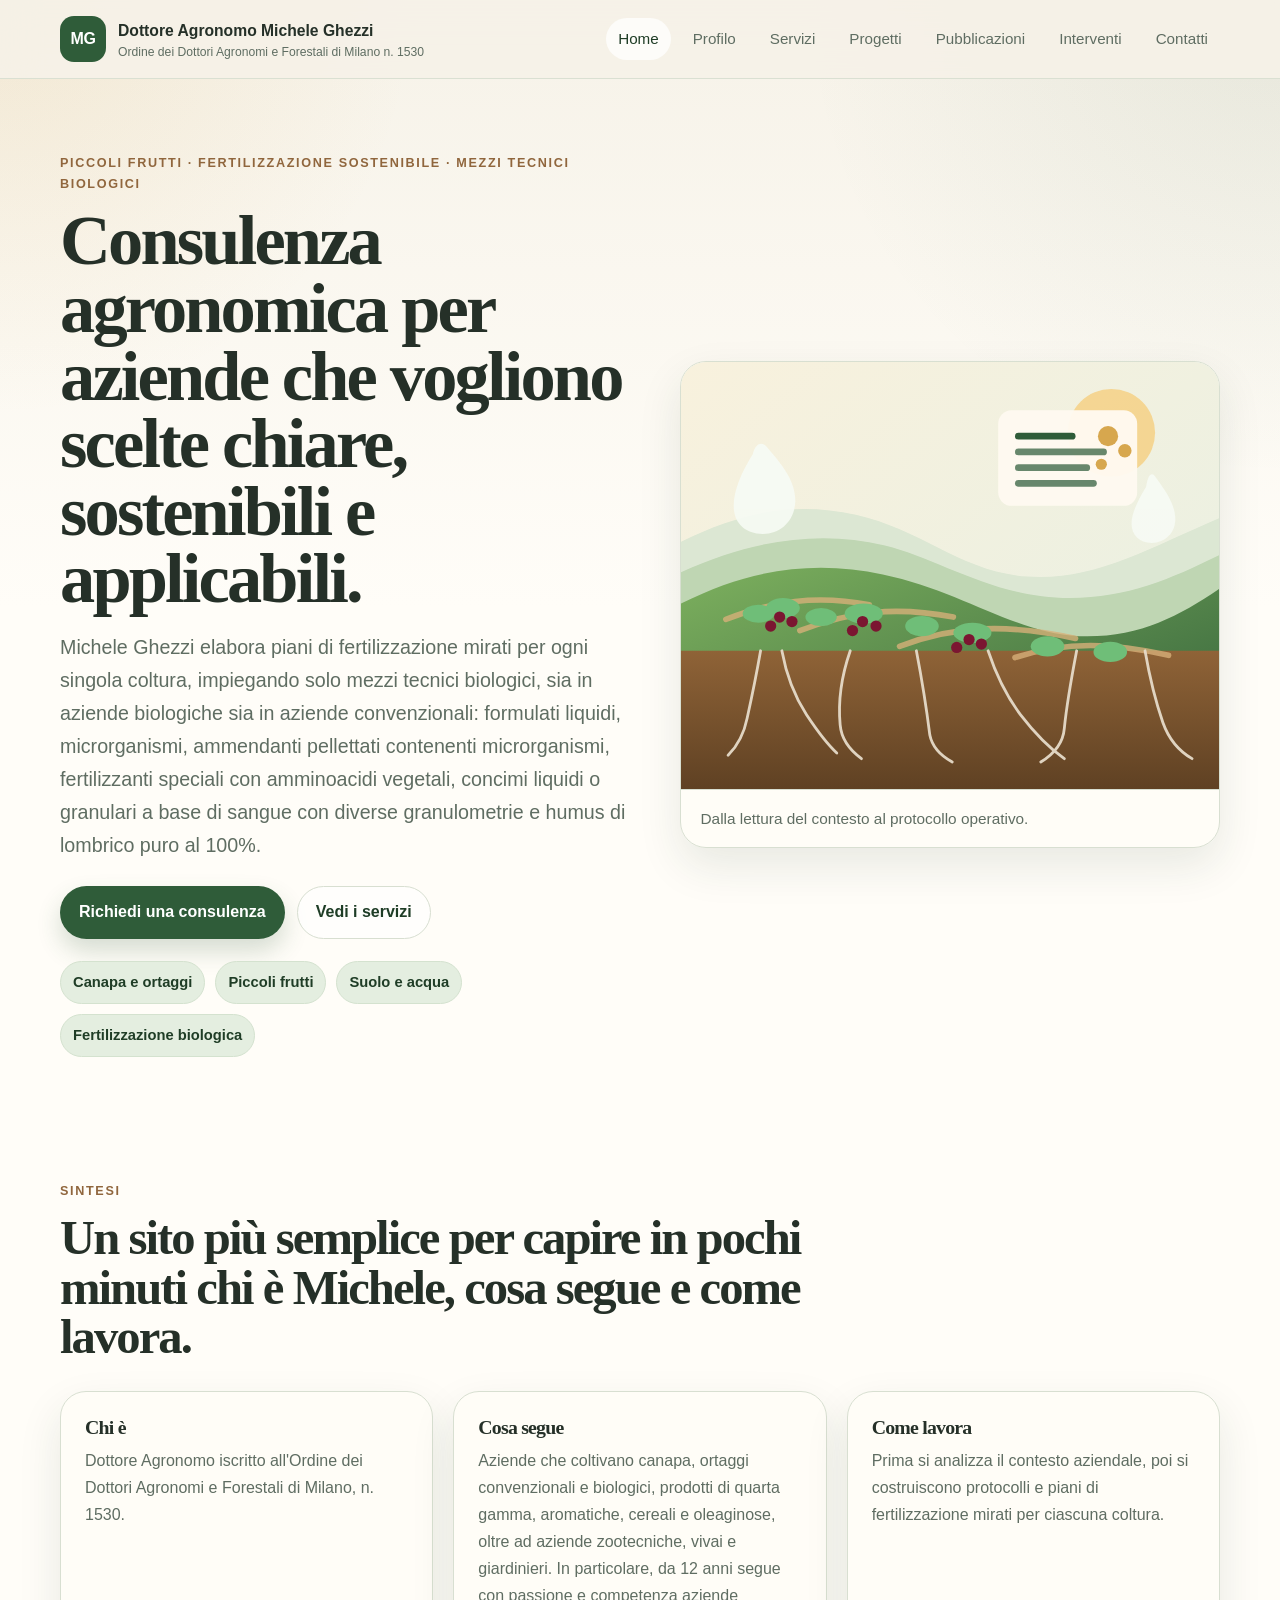
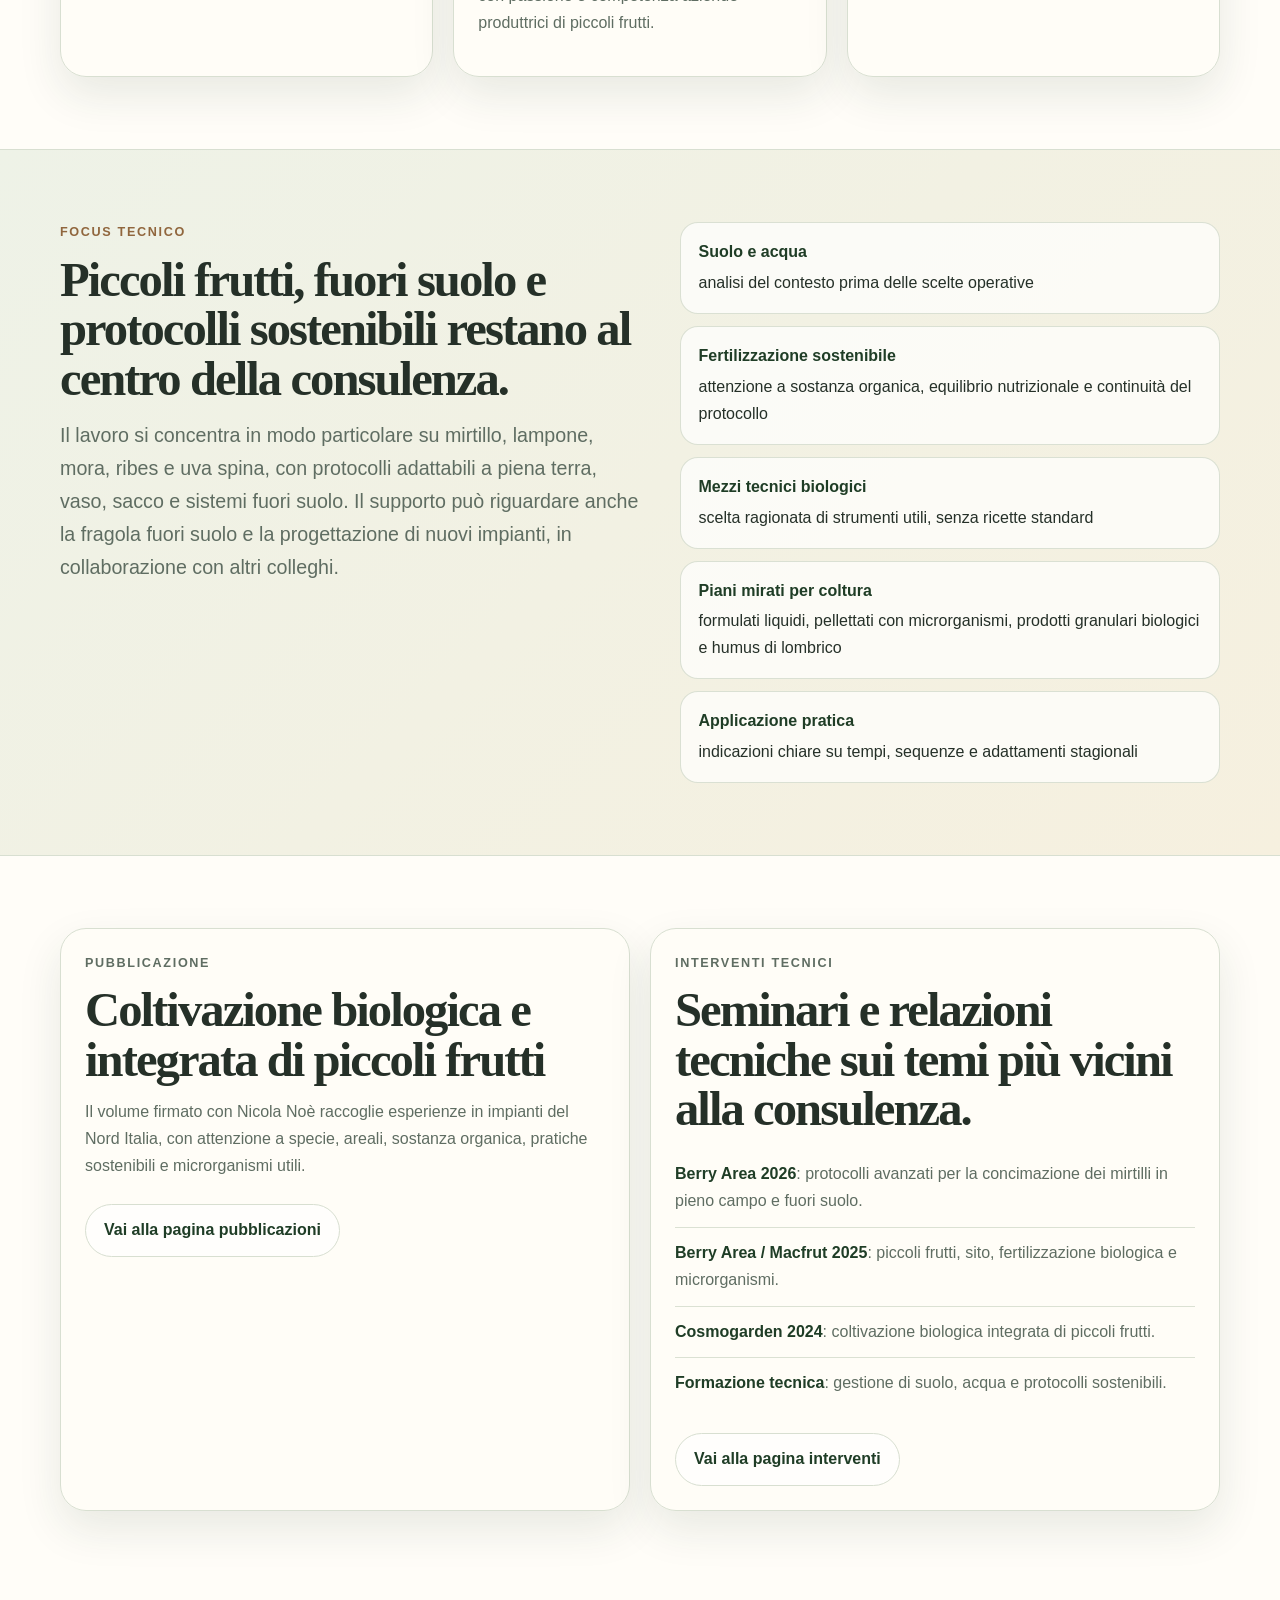
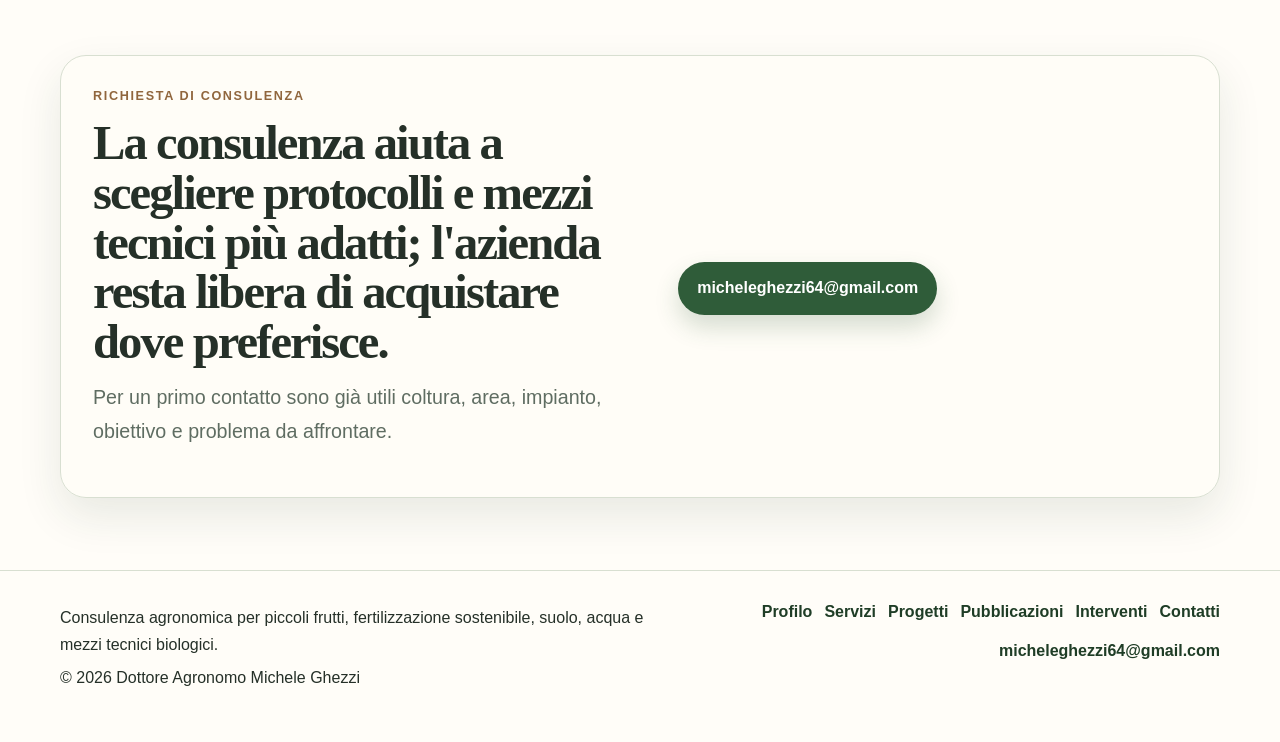
<file: index.html>
<!doctype html>
<html lang="it">
<head>
  <meta charset="utf-8">
  <meta name="viewport" content="width=device-width, initial-scale=1">
  <title>Consulenza agronomica per piccoli frutti | Dottore Agronomo Michele Ghezzi</title>
  <meta name="description" content="Consulenza agronomica per piccoli frutti, mirtillo, fertilizzazione sostenibile, mezzi tecnici biologici e naturali, suolo, acqua e fuori suolo.">
  <meta name="robots" content="index,follow,max-image-preview:large">
  <meta name="theme-color" content="#2f5c39">
  <link rel="canonical" href="https://micheleghezzi.github.io/dottore-agronomo/">
  <meta property="og:title" content="Consulenza agronomica per piccoli frutti | Dottore Agronomo Michele Ghezzi">
  <meta property="og:description" content="Profilo, servizi, pubblicazioni, interventi e contatti per la consulenza agronomica di Michele Ghezzi.">
  <meta property="og:type" content="website">
  <meta property="og:url" content="https://micheleghezzi.github.io/dottore-agronomo/">
  <meta property="og:site_name" content="Dottore Agronomo Michele Ghezzi">
  <meta property="og:locale" content="it_IT">
  <meta name="twitter:card" content="summary">
  <link rel="icon" href="assets/favicon.svg" type="image/svg+xml">
  <link rel="stylesheet" href="styles.css">
  <script type="application/ld+json">
    {
      "@context": "https://schema.org",
      "@graph": [
        {
          "@type": "WebSite",
          "@id": "https://micheleghezzi.github.io/dottore-agronomo/#website",
          "url": "https://micheleghezzi.github.io/dottore-agronomo/",
          "name": "Dottore Agronomo Michele Ghezzi",
          "inLanguage": "it-IT"
        },
        {
          "@type": "Person",
          "@id": "https://micheleghezzi.github.io/dottore-agronomo/#person",
          "name": "Michele Ghezzi",
          "jobTitle": "Dottore Agronomo",
          "url": "https://micheleghezzi.github.io/dottore-agronomo/",
          "email": "mailto:micheleghezzi64@gmail.com",
          "description": "Consulenza agronomica con focus su piccoli frutti, fertilizzazione sostenibile, mezzi tecnici biologici e naturali, suolo, acqua e sistemi fuori suolo.",
          "knowsAbout": [
            "piccoli frutti",
            "mirtillo",
            "fertilizzazione sostenibile",
            "mezzi tecnici biologici e naturali",
            "suolo e acqua",
            "sistemi fuori suolo"
          ]
        },
        {
          "@type": "ProfessionalService",
          "@id": "https://micheleghezzi.github.io/dottore-agronomo/#service",
          "name": "Consulenza agronomica Michele Ghezzi",
          "url": "https://micheleghezzi.github.io/dottore-agronomo/",
          "description": "Consulenza agronomica per piccoli frutti, fertilizzazione sostenibile, gestione di suolo e acqua, mezzi tecnici biologici e naturali e sistemi fuori suolo.",
          "email": "mailto:micheleghezzi64@gmail.com",
          "provider": {
            "@id": "https://micheleghezzi.github.io/dottore-agronomo/#person"
          },
          "serviceType": [
            "consulenza agronomica",
            "piccoli frutti",
            "fertilizzazione sostenibile",
            "mezzi tecnici biologici",
            "supporto tecnico su suolo e acqua"
          ]
        }
      ]
    }
  </script>
</head>
<body>
  <a class="skip-link" href="#contenuto">Salta al contenuto</a>

  <header class="site-header">
    <div class="container header-inner">
      <a class="brand" href="index.html" aria-label="Vai alla home">
        <span class="brand-mark" aria-hidden="true">MG</span>
        <span class="brand-copy">
          <strong>Dottore Agronomo Michele Ghezzi</strong>
          <small>Ordine dei Dottori Agronomi e Forestali di Milano n. 1530</small>
        </span>
      </a>
      <button class="nav-toggle" type="button" aria-expanded="false" aria-controls="site-nav">Menu</button>
      <nav class="site-nav" id="site-nav" aria-label="Navigazione principale">
        <a href="index.html" aria-current="page">Home</a>
        <a href="profilo.html">Profilo</a>
        <a href="servizi.html">Servizi</a>
        <a href="progetti.html">Progetti</a>
        <a href="pubblicazioni.html">Pubblicazioni</a>
        <a href="interventi.html">Interventi</a>
        <a href="contatti.html">Contatti</a>
      </nav>
    </div>
  </header>

  <main id="contenuto">
    <section class="hero">
      <div class="container hero-layout">
        <div>
          <p class="eyebrow">Piccoli frutti · fertilizzazione sostenibile · mezzi tecnici biologici</p>
          <h1>Consulenza agronomica per aziende che vogliono scelte chiare, sostenibili e applicabili.</h1>
          <p class="lead">
            Michele Ghezzi elabora piani di fertilizzazione mirati per ogni singola coltura,
            impiegando solo mezzi tecnici biologici, sia in aziende biologiche sia in aziende convenzionali:
            formulati liquidi, microrganismi, ammendanti pellettati contenenti microrganismi,
            fertilizzanti speciali con amminoacidi vegetali, concimi liquidi o granulari a base di sangue
            con diverse granulometrie e humus di lombrico puro al 100%.
          </p>
          <div class="action-row">
            <a class="button primary" href="contatti.html">Richiedi una consulenza</a>
            <a class="button secondary" href="servizi.html">Vedi i servizi</a>
          </div>
          <ul class="key-pills" aria-label="Aree principali">
            <li>Canapa e ortaggi</li>
            <li>Piccoli frutti</li>
            <li>Suolo e acqua</li>
            <li>Fertilizzazione biologica</li>
          </ul>
        </div>
        <figure class="media-card">
          <img src="assets/hero-campo.svg" alt="Illustrazione di filari, suolo e radici per la consulenza agronomica." width="960" height="760">
          <figcaption>Dalla lettura del contesto al protocollo operativo.</figcaption>
        </figure>
      </div>
    </section>

    <section class="section">
      <div class="container">
        <div class="section-heading narrow-copy">
          <p class="eyebrow">Sintesi</p>
          <h2>Un sito più semplice per capire in pochi minuti chi è Michele, cosa segue e come lavora.</h2>
        </div>
        <div class="grid-3">
          <article class="card">
            <h3>Chi è</h3>
            <p>Dottore Agronomo iscritto all'Ordine dei Dottori Agronomi e Forestali di Milano, n. 1530.</p>
          </article>
          <article class="card">
            <h3>Cosa segue</h3>
            <p>Aziende che coltivano canapa, ortaggi convenzionali e biologici, prodotti di quarta gamma, aromatiche, cereali e oleaginose, oltre ad aziende zootecniche, vivai e giardinieri. In particolare, da 12 anni segue con passione e competenza aziende produttrici di piccoli frutti.</p>
          </article>
          <article class="card">
            <h3>Come lavora</h3>
            <p>Prima si analizza il contesto aziendale, poi si costruiscono protocolli e piani di fertilizzazione mirati per ciascuna coltura.</p>
          </article>
        </div>
      </div>
    </section>

    <section class="section section-soft">
      <div class="container split-band">
        <div>
          <p class="eyebrow">Focus tecnico</p>
          <h2>Piccoli frutti, fuori suolo e protocolli sostenibili restano al centro della consulenza.</h2>
          <p class="lead">
            Il lavoro si concentra in modo particolare su mirtillo, lampone, mora, ribes e uva spina,
            con protocolli adattabili a piena terra, vaso, sacco e sistemi fuori suolo. Il supporto
            può riguardare anche la fragola fuori suolo e la progettazione di nuovi impianti, in collaborazione con altri colleghi.
          </p>
        </div>
        <ul class="metric-list">
          <li>
            <strong>Suolo e acqua</strong>
            <span>analisi del contesto prima delle scelte operative</span>
          </li>
          <li>
            <strong>Fertilizzazione sostenibile</strong>
            <span>attenzione a sostanza organica, equilibrio nutrizionale e continuità del protocollo</span>
          </li>
          <li>
            <strong>Mezzi tecnici biologici</strong>
            <span>scelta ragionata di strumenti utili, senza ricette standard</span>
          </li>
          <li>
            <strong>Piani mirati per coltura</strong>
            <span>formulati liquidi, pellettati con microrganismi, prodotti granulari biologici e humus di lombrico</span>
          </li>
          <li>
            <strong>Applicazione pratica</strong>
            <span>indicazioni chiare su tempi, sequenze e adattamenti stagionali</span>
          </li>
        </ul>
      </div>
    </section>

    <section class="section">
      <div class="container evidence-grid">
        <article class="panel">
          <p class="eyebrow">Pubblicazione</p>
          <h2>Coltivazione biologica e integrata di piccoli frutti</h2>
          <p>Il volume firmato con Nicola Noè raccoglie esperienze in impianti del Nord Italia, con attenzione a specie, areali, sostanza organica, pratiche sostenibili e microrganismi utili.</p>
          <div class="button-row">
            <a class="button secondary" href="pubblicazioni.html">Vai alla pagina pubblicazioni</a>
          </div>
        </article>
        <article class="panel">
          <p class="eyebrow">Interventi tecnici</p>
          <h2>Seminari e relazioni tecniche sui temi più vicini alla consulenza.</h2>
          <ul class="plain-list">
            <li><strong>Berry Area 2026</strong>: protocolli avanzati per la concimazione dei mirtilli in pieno campo e fuori suolo.</li>
            <li><strong>Berry Area / Macfrut 2025</strong>: piccoli frutti, sito, fertilizzazione biologica e microrganismi.</li>
            <li><strong>Cosmogarden 2024</strong>: coltivazione biologica integrata di piccoli frutti.</li>
            <li><strong>Formazione tecnica</strong>: gestione di suolo, acqua e protocolli sostenibili.</li>
          </ul>
          <div class="button-row">
            <a class="button secondary" href="interventi.html">Vai alla pagina interventi</a>
          </div>
        </article>
      </div>
    </section>

    <section class="section">
      <div class="container">
        <div class="cta-strip">
          <div>
            <p class="eyebrow">Richiesta di consulenza</p>
            <h2>La consulenza aiuta a scegliere protocolli e mezzi tecnici più adatti; l'azienda resta libera di acquistare dove preferisce.</h2>
            <p class="book-note">Per un primo contatto sono già utili coltura, area, impianto, obiettivo e problema da affrontare.</p>
          </div>
          <div class="button-row">
            <a class="button primary" href="mailto:micheleghezzi64@gmail.com?subject=Richiesta%20consulenza%20agronomica">micheleghezzi64@gmail.com</a>
          </div>
        </div>
      </div>
    </section>
  </main>

  <footer class="site-footer">
    <div class="container footer-grid">
      <p>Consulenza agronomica per piccoli frutti, fertilizzazione sostenibile, suolo, acqua e mezzi tecnici biologici.</p>
      <div class="footer-links">
        <a href="profilo.html">Profilo</a>
        <a href="servizi.html">Servizi</a>
        <a href="progetti.html">Progetti</a>
        <a href="pubblicazioni.html">Pubblicazioni</a>
        <a href="interventi.html">Interventi</a>
        <a href="contatti.html">Contatti</a>
        <a href="mailto:micheleghezzi64@gmail.com">micheleghezzi64@gmail.com</a>
      </div>
    </div>
    <div class="container">
      <p>&copy; <span data-year></span> Dottore Agronomo Michele Ghezzi</p>
    </div>
  </footer>

  <script src="site.js"></script>
</body>
</html>
</file>
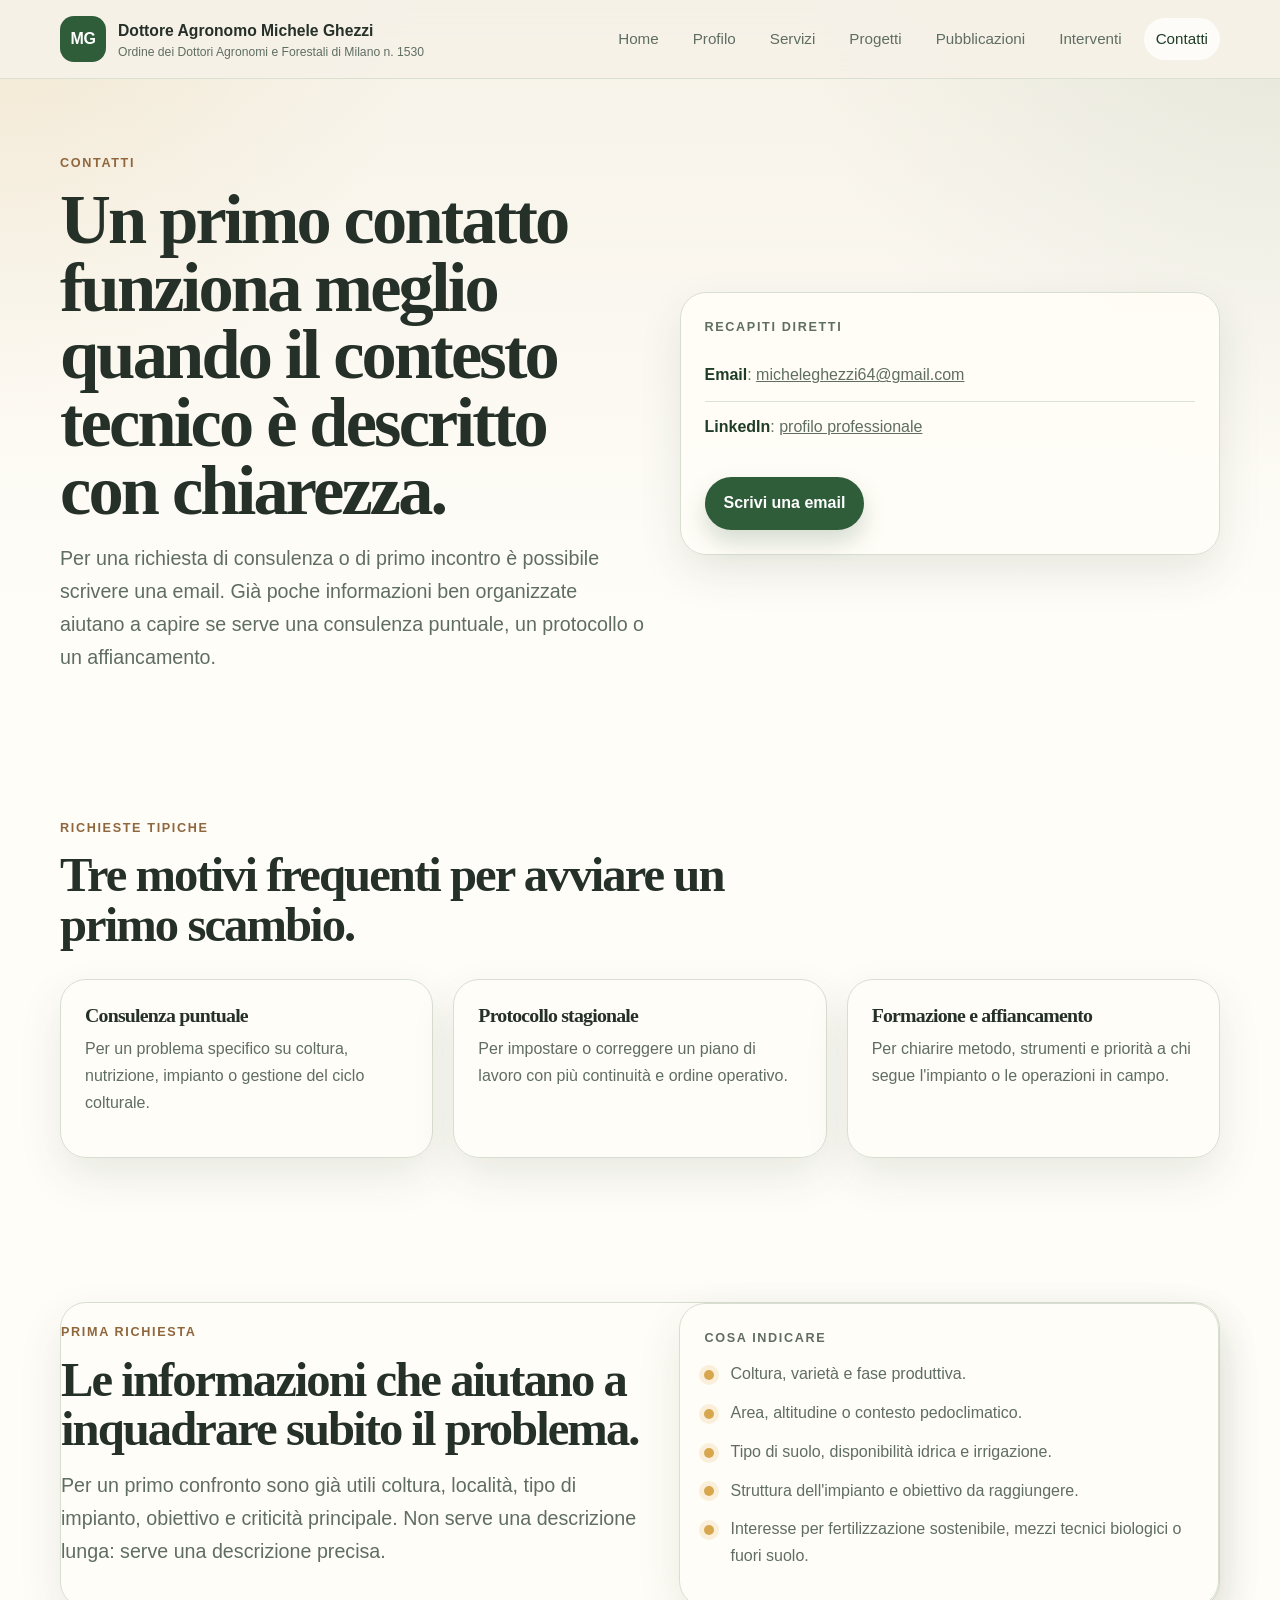
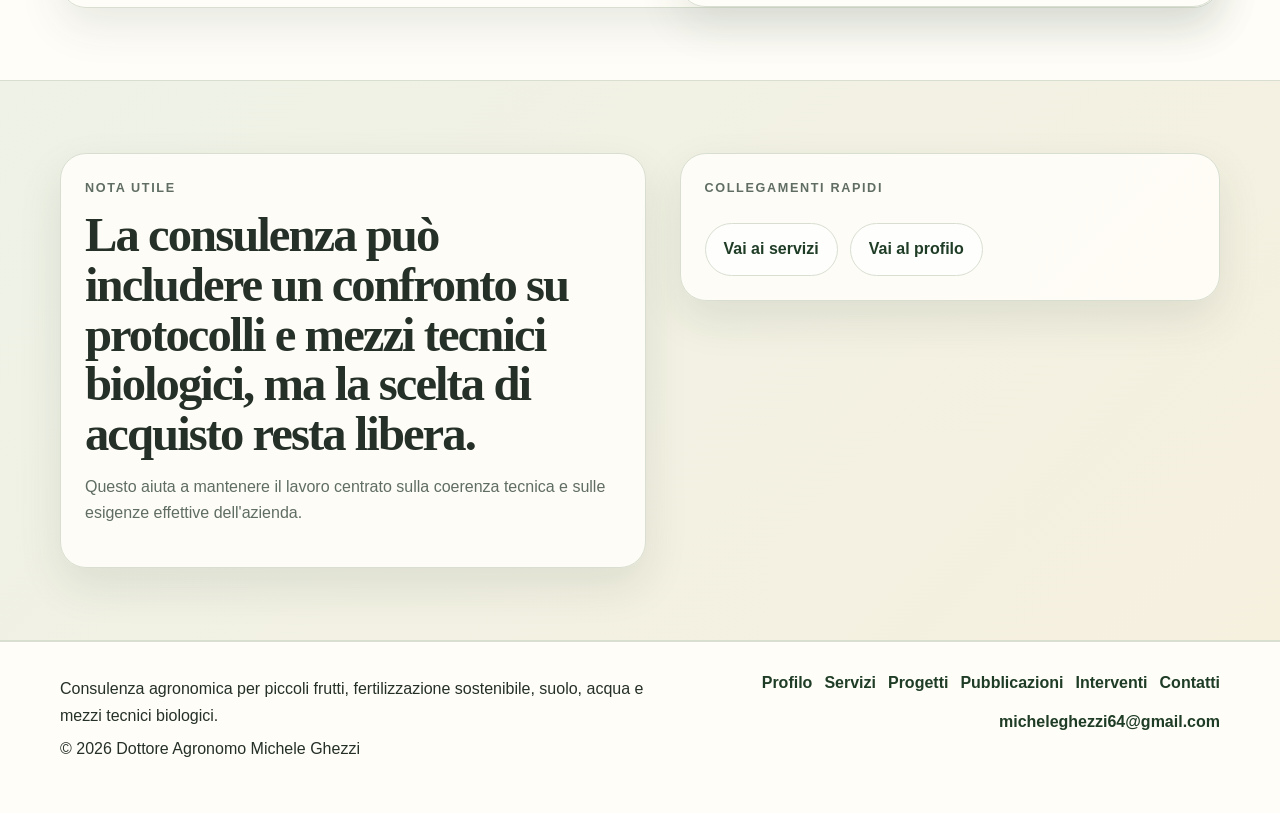
<file: contatti.html>
<!doctype html>
<html lang="it">
<head>
  <meta charset="utf-8">
  <meta name="viewport" content="width=device-width, initial-scale=1">
  <title>Contatti e richiesta di consulenza | Dottore Agronomo Michele Ghezzi</title>
  <meta name="description" content="Contatti e richiesta di consulenza agronomica: email e informazioni utili per una richiesta di consulenza o un primo incontro.">
  <meta name="robots" content="index,follow,max-image-preview:large">
  <meta name="theme-color" content="#2f5c39">
  <link rel="canonical" href="https://micheleghezzi.github.io/dottore-agronomo/contatti.html">
  <meta property="og:title" content="Contatti e richiesta di consulenza | Dottore Agronomo Michele Ghezzi">
  <meta property="og:description" content="Come impostare un primo contatto tecnico chiaro e quali informazioni preparare.">
  <meta property="og:type" content="website">
  <meta property="og:url" content="https://micheleghezzi.github.io/dottore-agronomo/contatti.html">
  <meta property="og:site_name" content="Dottore Agronomo Michele Ghezzi">
  <meta property="og:locale" content="it_IT">
  <meta name="twitter:card" content="summary">
  <link rel="icon" href="assets/favicon.svg" type="image/svg+xml">
  <link rel="stylesheet" href="styles.css">
  <script type="application/ld+json">
    {
      "@context": "https://schema.org",
      "@type": "BreadcrumbList",
      "itemListElement": [
        {
          "@type": "ListItem",
          "position": 1,
          "name": "Home",
          "item": "https://micheleghezzi.github.io/dottore-agronomo/"
        },
        {
          "@type": "ListItem",
          "position": 2,
          "name": "Contatti",
          "item": "https://micheleghezzi.github.io/dottore-agronomo/contatti.html"
        }
      ]
    }
  </script>
</head>
<body>
  <a class="skip-link" href="#contenuto">Salta al contenuto</a>

  <header class="site-header">
    <div class="container header-inner">
      <a class="brand" href="index.html" aria-label="Vai alla home">
        <span class="brand-mark" aria-hidden="true">MG</span>
        <span class="brand-copy">
          <strong>Dottore Agronomo Michele Ghezzi</strong>
          <small>Ordine dei Dottori Agronomi e Forestali di Milano n. 1530</small>
        </span>
      </a>
      <button class="nav-toggle" type="button" aria-expanded="false" aria-controls="site-nav">Menu</button>
      <nav class="site-nav" id="site-nav" aria-label="Navigazione principale">
        <a href="index.html">Home</a>
        <a href="profilo.html">Profilo</a>
        <a href="servizi.html">Servizi</a>
        <a href="progetti.html">Progetti</a>
        <a href="pubblicazioni.html">Pubblicazioni</a>
        <a href="interventi.html">Interventi</a>
        <a href="contatti.html" aria-current="page">Contatti</a>
      </nav>
    </div>
  </header>

  <main id="contenuto">
    <section class="page-hero">
      <div class="container page-hero-layout">
        <div>
          <p class="eyebrow">Contatti</p>
          <h1>Un primo contatto funziona meglio quando il contesto tecnico è descritto con chiarezza.</h1>
          <p class="lead">
            Per una richiesta di consulenza o di primo incontro è possibile scrivere una email. Già poche
            informazioni ben organizzate aiutano a capire se serve una consulenza puntuale, un protocollo o un affiancamento.
          </p>
        </div>
        <aside class="panel">
          <p class="eyebrow">Recapiti diretti</p>
          <ul class="plain-list">
            <li><strong>Email</strong>: <a href="mailto:micheleghezzi64@gmail.com?subject=Richiesta%20consulenza%20agronomica">micheleghezzi64@gmail.com</a></li>
            <li><strong>LinkedIn</strong>: <a href="https://www.linkedin.com/in/dottore-agronomo-michele-ghezzi-80a28b163/" rel="noopener">profilo professionale</a></li>
          </ul>
          <div class="button-row">
            <a class="button primary" href="mailto:micheleghezzi64@gmail.com?subject=Richiesta%20consulenza%20agronomica">Scrivi una email</a>
          </div>
        </aside>
      </div>
    </section>

    <section class="section">
      <div class="container">
        <div class="section-heading narrow-copy">
          <p class="eyebrow">Richieste tipiche</p>
          <h2>Tre motivi frequenti per avviare un primo scambio.</h2>
        </div>
        <div class="grid-3">
          <article class="card">
            <h3>Consulenza puntuale</h3>
            <p>Per un problema specifico su coltura, nutrizione, impianto o gestione del ciclo colturale.</p>
          </article>
          <article class="card">
            <h3>Protocollo stagionale</h3>
            <p>Per impostare o correggere un piano di lavoro con più continuità e ordine operativo.</p>
          </article>
          <article class="card">
            <h3>Formazione e affiancamento</h3>
            <p>Per chiarire metodo, strumenti e priorità a chi segue l'impianto o le operazioni in campo.</p>
          </article>
        </div>
      </div>
    </section>

    <section class="section">
      <div class="container contact-box">
        <div>
          <p class="eyebrow">Prima richiesta</p>
          <h2>Le informazioni che aiutano a inquadrare subito il problema.</h2>
          <p class="lead">
            Per un primo confronto sono già utili coltura, località, tipo di impianto, obiettivo e
            criticità principale. Non serve una descrizione lunga: serve una descrizione precisa.
          </p>
        </div>
        <div class="panel">
          <p class="eyebrow">Cosa indicare</p>
          <ul class="check-list">
            <li>Coltura, varietà e fase produttiva.</li>
            <li>Area, altitudine o contesto pedoclimatico.</li>
            <li>Tipo di suolo, disponibilità idrica e irrigazione.</li>
            <li>Struttura dell'impianto e obiettivo da raggiungere.</li>
            <li>Interesse per fertilizzazione sostenibile, mezzi tecnici biologici o fuori suolo.</li>
          </ul>
        </div>
      </div>
    </section>

    <section class="section section-soft">
      <div class="container split-band">
        <article class="panel">
          <p class="eyebrow">Nota utile</p>
          <h2>La consulenza può includere un confronto su protocolli e mezzi tecnici biologici, ma la scelta di acquisto resta libera.</h2>
          <p>Questo aiuta a mantenere il lavoro centrato sulla coerenza tecnica e sulle esigenze effettive dell'azienda.</p>
        </article>
        <article class="panel">
          <p class="eyebrow">Collegamenti rapidi</p>
          <div class="button-row">
            <a class="button secondary" href="servizi.html">Vai ai servizi</a>
            <a class="button secondary" href="profilo.html">Vai al profilo</a>
          </div>
        </article>
      </div>
    </section>
  </main>

  <footer class="site-footer">
    <div class="container footer-grid">
      <p>Consulenza agronomica per piccoli frutti, fertilizzazione sostenibile, suolo, acqua e mezzi tecnici biologici.</p>
      <div class="footer-links">
        <a href="profilo.html">Profilo</a>
        <a href="servizi.html">Servizi</a>
        <a href="progetti.html">Progetti</a>
        <a href="pubblicazioni.html">Pubblicazioni</a>
        <a href="interventi.html">Interventi</a>
        <a href="contatti.html">Contatti</a>
        <a href="mailto:micheleghezzi64@gmail.com">micheleghezzi64@gmail.com</a>
      </div>
    </div>
    <div class="container">
      <p>&copy; <span data-year></span> Dottore Agronomo Michele Ghezzi</p>
    </div>
  </footer>

  <script src="site.js"></script>
</body>
</html>
</file>
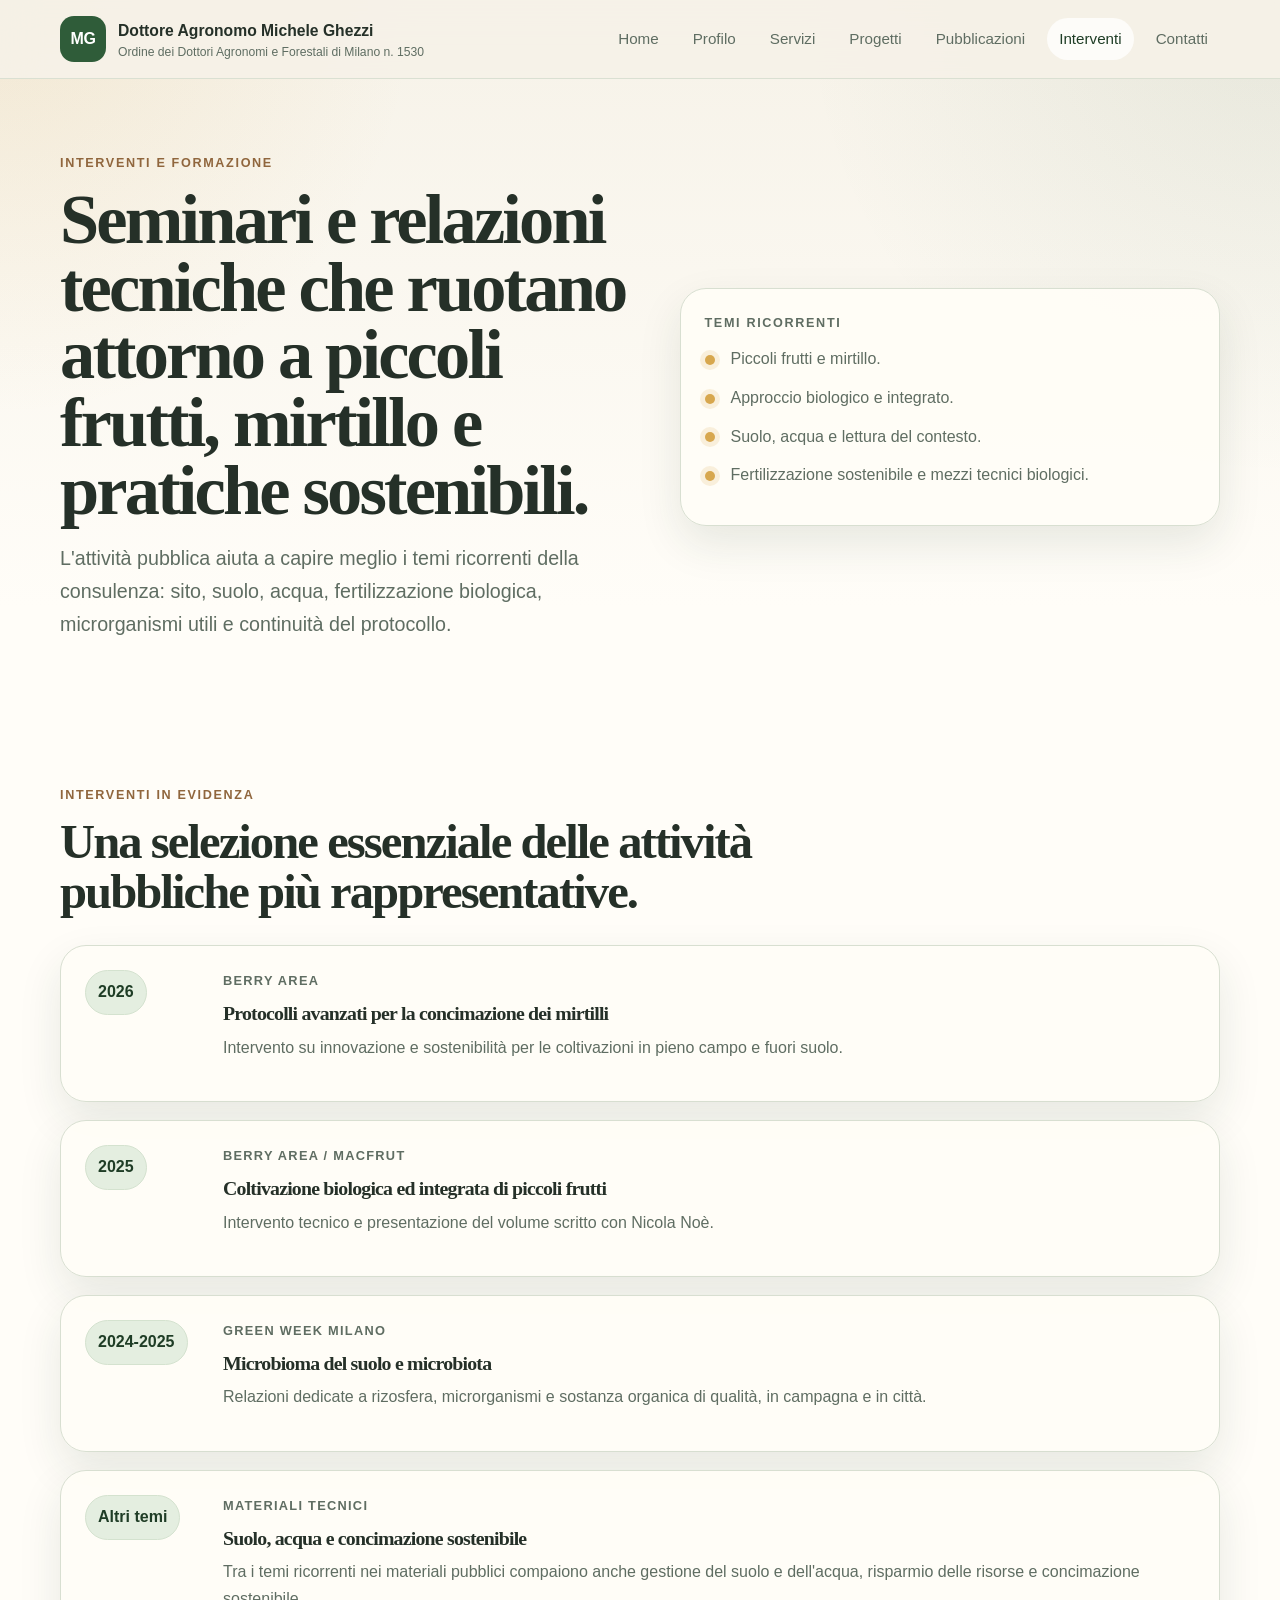
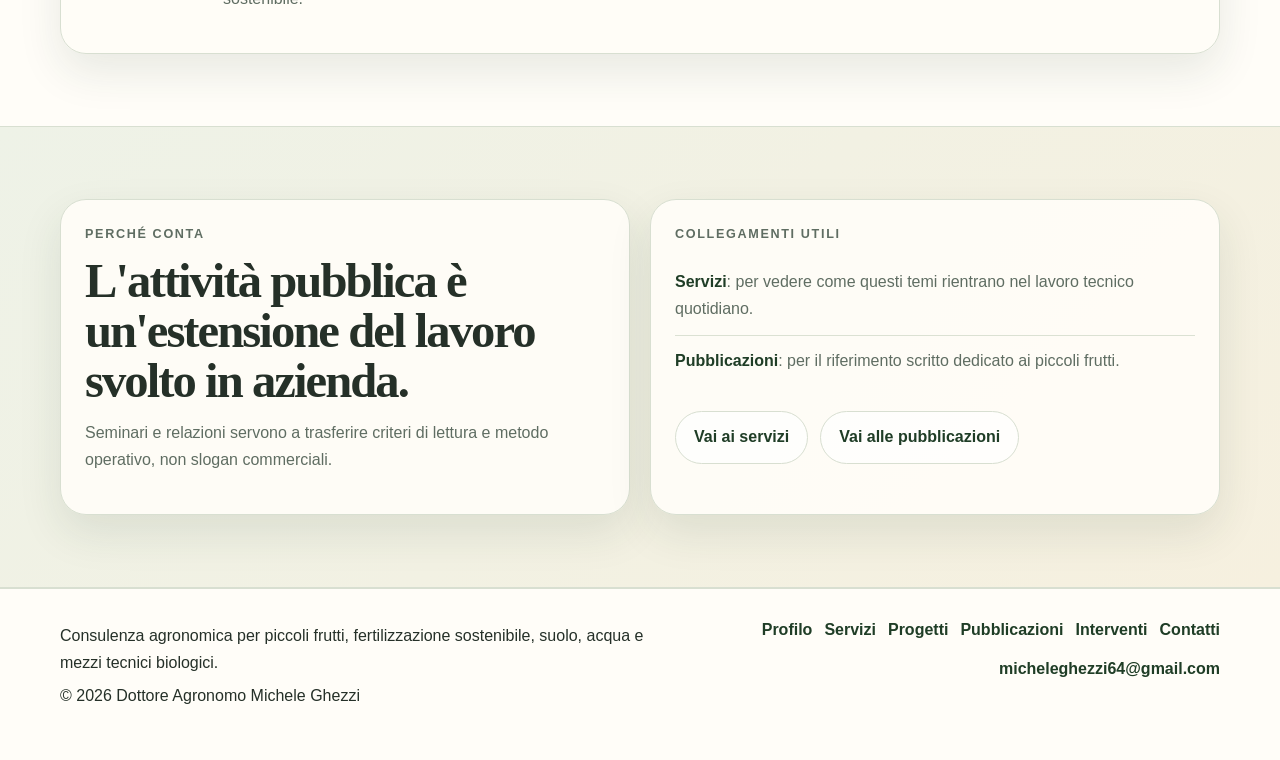
<file: interventi.html>
<!doctype html>
<html lang="it">
<head>
  <meta charset="utf-8">
  <meta name="viewport" content="width=device-width, initial-scale=1">
  <title>Interventi e seminari | Dottore Agronomo Michele Ghezzi</title>
  <meta name="description" content="Interventi, seminari e attività pubblica di Michele Ghezzi su piccoli frutti, mirtillo, fertilizzazione sostenibile, suolo e acqua.">
  <meta name="robots" content="index,follow,max-image-preview:large">
  <meta name="theme-color" content="#2f5c39">
  <link rel="canonical" href="https://micheleghezzi.github.io/dottore-agronomo/interventi.html">
  <meta property="og:title" content="Interventi e seminari | Dottore Agronomo Michele Ghezzi">
  <meta property="og:description" content="Seminari, relazioni tecniche e attività pubblica su piccoli frutti e gestione agronomica sostenibile.">
  <meta property="og:type" content="website">
  <meta property="og:url" content="https://micheleghezzi.github.io/dottore-agronomo/interventi.html">
  <meta property="og:site_name" content="Dottore Agronomo Michele Ghezzi">
  <meta property="og:locale" content="it_IT">
  <meta name="twitter:card" content="summary">
  <link rel="icon" href="assets/favicon.svg" type="image/svg+xml">
  <link rel="stylesheet" href="styles.css">
  <script type="application/ld+json">
    {
      "@context": "https://schema.org",
      "@type": "BreadcrumbList",
      "itemListElement": [
        {
          "@type": "ListItem",
          "position": 1,
          "name": "Home",
          "item": "https://micheleghezzi.github.io/dottore-agronomo/"
        },
        {
          "@type": "ListItem",
          "position": 2,
          "name": "Interventi",
          "item": "https://micheleghezzi.github.io/dottore-agronomo/interventi.html"
        }
      ]
    }
  </script>
</head>
<body>
  <a class="skip-link" href="#contenuto">Salta al contenuto</a>

  <header class="site-header">
    <div class="container header-inner">
      <a class="brand" href="index.html" aria-label="Vai alla home">
        <span class="brand-mark" aria-hidden="true">MG</span>
        <span class="brand-copy">
          <strong>Dottore Agronomo Michele Ghezzi</strong>
          <small>Ordine dei Dottori Agronomi e Forestali di Milano n. 1530</small>
        </span>
      </a>
      <button class="nav-toggle" type="button" aria-expanded="false" aria-controls="site-nav">Menu</button>
      <nav class="site-nav" id="site-nav" aria-label="Navigazione principale">
        <a href="index.html">Home</a>
        <a href="profilo.html">Profilo</a>
        <a href="servizi.html">Servizi</a>
        <a href="progetti.html">Progetti</a>
        <a href="pubblicazioni.html">Pubblicazioni</a>
        <a href="interventi.html" aria-current="page">Interventi</a>
        <a href="contatti.html">Contatti</a>
      </nav>
    </div>
  </header>

  <main id="contenuto">
    <section class="page-hero">
      <div class="container page-hero-layout">
        <div>
          <p class="eyebrow">Interventi e formazione</p>
          <h1>Seminari e relazioni tecniche che ruotano attorno a piccoli frutti, mirtillo e pratiche sostenibili.</h1>
          <p class="lead">
            L'attività pubblica aiuta a capire meglio i temi ricorrenti della consulenza: sito, suolo,
            acqua, fertilizzazione biologica, microrganismi utili e continuità del protocollo.
          </p>
        </div>
        <aside class="panel">
          <p class="eyebrow">Temi ricorrenti</p>
          <ul class="check-list">
            <li>Piccoli frutti e mirtillo.</li>
            <li>Approccio biologico e integrato.</li>
            <li>Suolo, acqua e lettura del contesto.</li>
            <li>Fertilizzazione sostenibile e mezzi tecnici biologici.</li>
          </ul>
        </aside>
      </div>
    </section>

    <section class="section">
      <div class="container">
        <div class="section-heading narrow-copy">
          <p class="eyebrow">Interventi in evidenza</p>
          <h2>Una selezione essenziale delle attività pubbliche più rappresentative.</h2>
        </div>
        <div class="timeline">
          <article class="timeline-item">
            <div class="timeline-year">2026</div>
            <div>
              <p class="kicker">Berry Area</p>
              <h3>Protocolli avanzati per la concimazione dei mirtilli</h3>
              <p>Intervento su innovazione e sostenibilità per le coltivazioni in pieno campo e fuori suolo.</p>
            </div>
          </article>
          <article class="timeline-item">
            <div class="timeline-year">2025</div>
            <div>
              <p class="kicker">Berry Area / Macfrut</p>
              <h3>Coltivazione biologica ed integrata di piccoli frutti</h3>
              <p>Intervento tecnico e presentazione del volume scritto con Nicola Noè.</p>
            </div>
          </article>
          <article class="timeline-item">
            <div class="timeline-year">2024-2025</div>
            <div>
              <p class="kicker">Green Week Milano</p>
              <h3>Microbioma del suolo e microbiota</h3>
              <p>Relazioni dedicate a rizosfera, microrganismi e sostanza organica di qualità, in campagna e in città.</p>
            </div>
          </article>
          <article class="timeline-item">
            <div class="timeline-year">Altri temi</div>
            <div>
              <p class="kicker">Materiali tecnici</p>
              <h3>Suolo, acqua e concimazione sostenibile</h3>
              <p>Tra i temi ricorrenti nei materiali pubblici compaiono anche gestione del suolo e dell'acqua, risparmio delle risorse e concimazione sostenibile.</p>
            </div>
          </article>
        </div>
      </div>
    </section>

    <section class="section section-soft">
      <div class="container evidence-grid">
        <article class="panel">
          <p class="eyebrow">Perché conta</p>
          <h2>L'attività pubblica è un'estensione del lavoro svolto in azienda.</h2>
          <p>Seminari e relazioni servono a trasferire criteri di lettura e metodo operativo, non slogan commerciali.</p>
        </article>
        <article class="panel">
          <p class="eyebrow">Collegamenti utili</p>
          <ul class="plain-list">
            <li><strong>Servizi</strong>: per vedere come questi temi rientrano nel lavoro tecnico quotidiano.</li>
            <li><strong>Pubblicazioni</strong>: per il riferimento scritto dedicato ai piccoli frutti.</li>
          </ul>
          <div class="button-row">
            <a class="button secondary" href="servizi.html">Vai ai servizi</a>
            <a class="button secondary" href="pubblicazioni.html">Vai alle pubblicazioni</a>
          </div>
        </article>
      </div>
    </section>
  </main>

  <footer class="site-footer">
    <div class="container footer-grid">
      <p>Consulenza agronomica per piccoli frutti, fertilizzazione sostenibile, suolo, acqua e mezzi tecnici biologici.</p>
      <div class="footer-links">
        <a href="profilo.html">Profilo</a>
        <a href="servizi.html">Servizi</a>
        <a href="progetti.html">Progetti</a>
        <a href="pubblicazioni.html">Pubblicazioni</a>
        <a href="interventi.html">Interventi</a>
        <a href="contatti.html">Contatti</a>
        <a href="mailto:micheleghezzi64@gmail.com">micheleghezzi64@gmail.com</a>
      </div>
    </div>
    <div class="container">
      <p>&copy; <span data-year></span> Dottore Agronomo Michele Ghezzi</p>
    </div>
  </footer>

  <script src="site.js"></script>
</body>
</html>
</file>
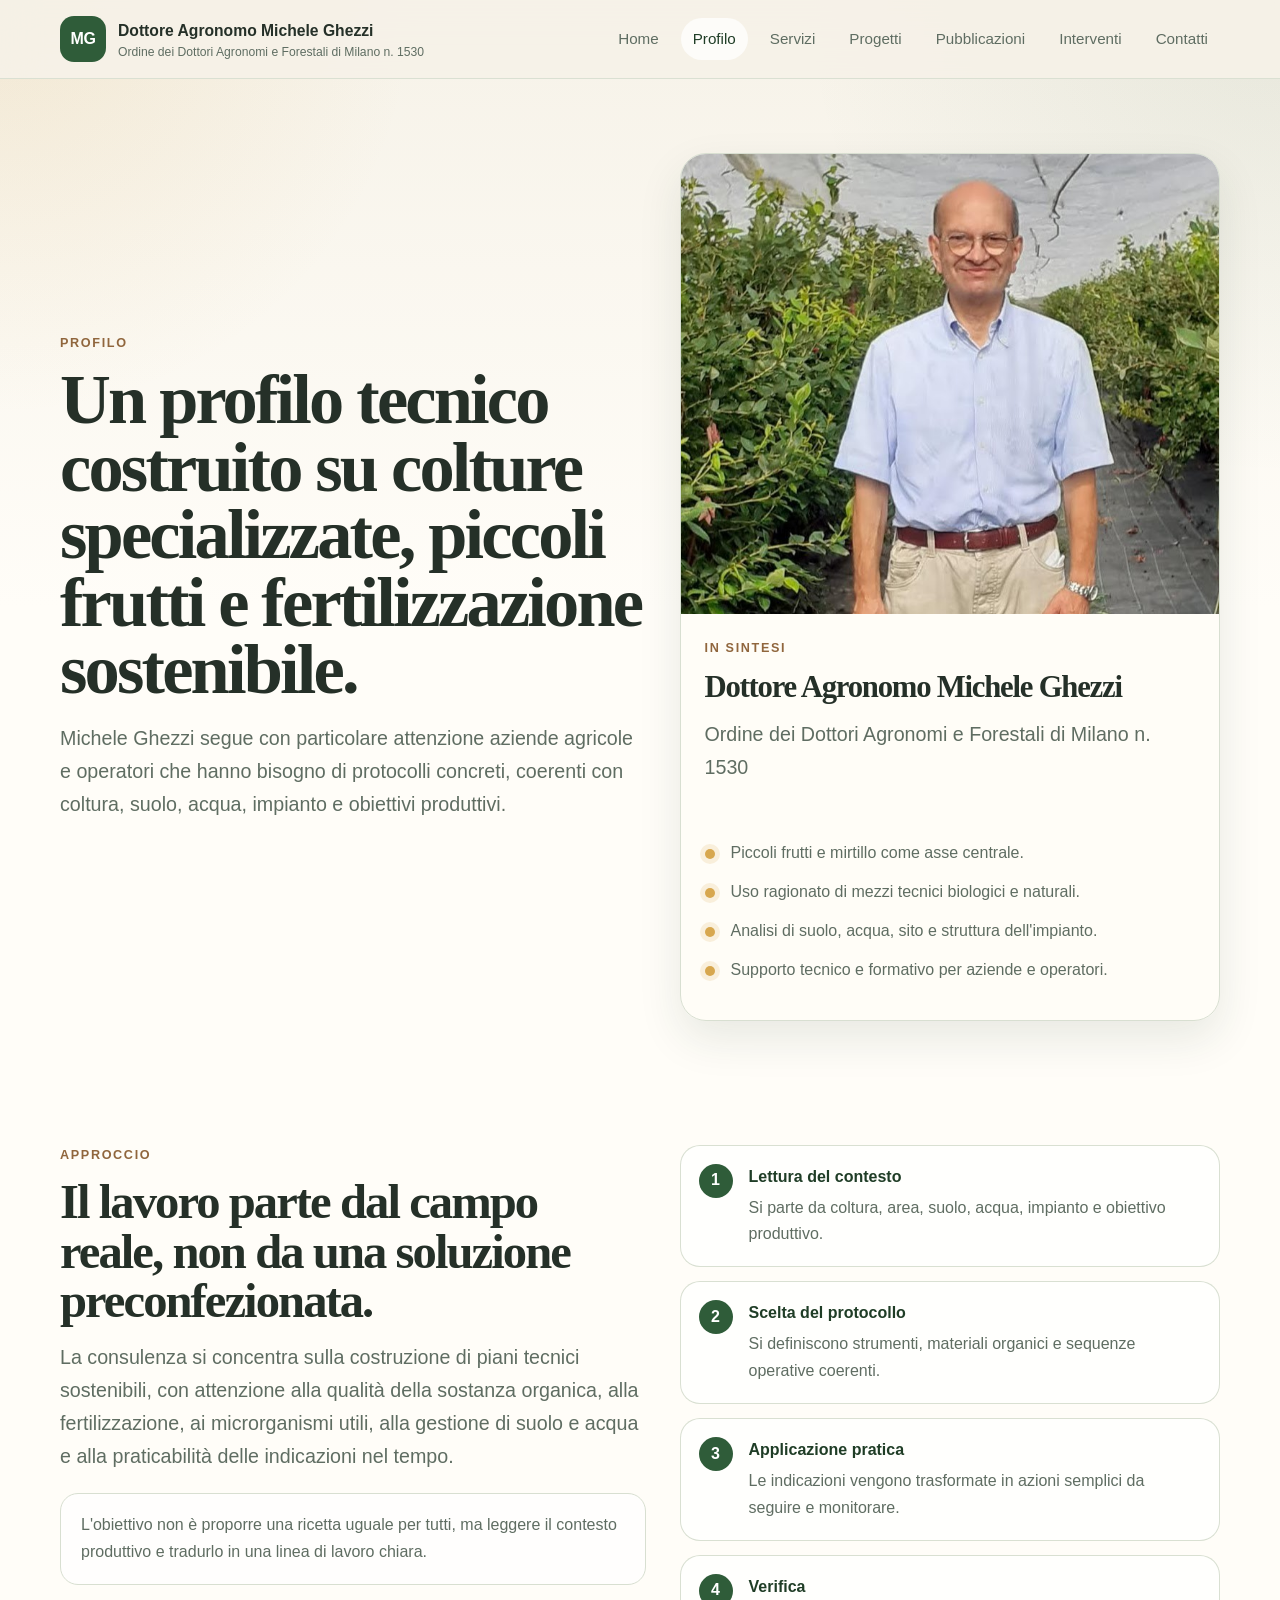
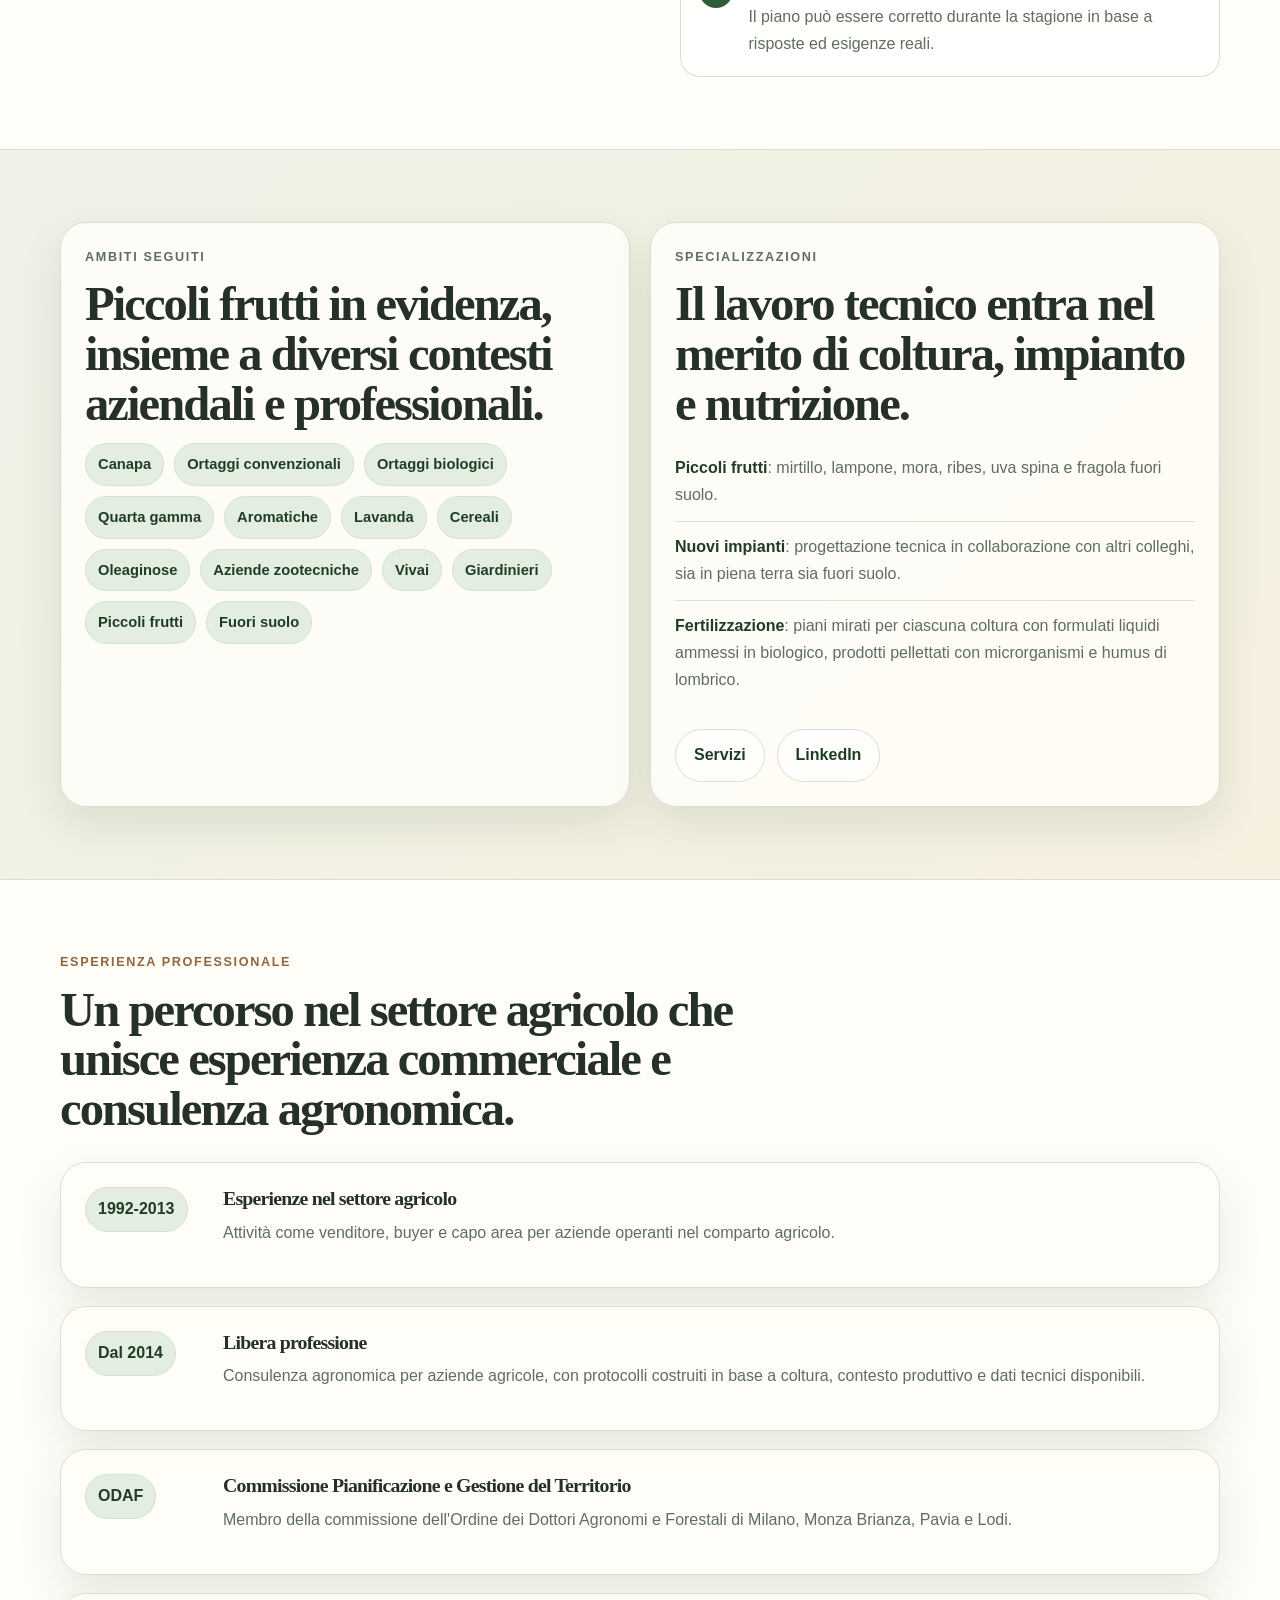
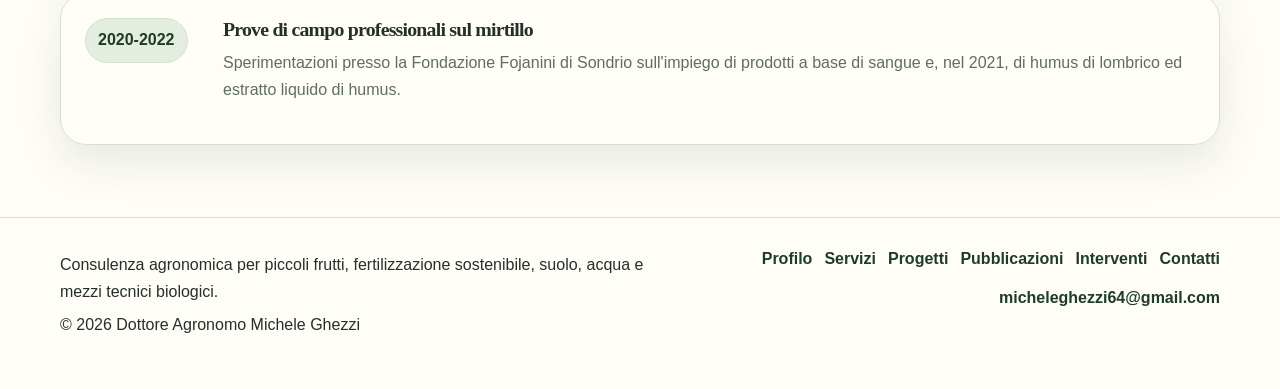
<file: profilo.html>
<!doctype html>
<html lang="it">
<head>
  <meta charset="utf-8">
  <meta name="viewport" content="width=device-width, initial-scale=1">
  <title>Profilo professionale | Dottore Agronomo Michele Ghezzi</title>
  <meta name="description" content="Profilo professionale di Michele Ghezzi, Dottore Agronomo con focus su piccoli frutti, fertilizzazione sostenibile, suolo, acqua e mezzi tecnici biologici.">
  <meta name="robots" content="index,follow,max-image-preview:large">
  <meta name="theme-color" content="#2f5c39">
  <link rel="canonical" href="https://micheleghezzi.github.io/dottore-agronomo/profilo.html">
  <meta property="og:title" content="Profilo professionale | Dottore Agronomo Michele Ghezzi">
  <meta property="og:description" content="Profilo, metodo di lavoro e ambiti seguiti nella consulenza agronomica di Michele Ghezzi.">
  <meta property="og:type" content="website">
  <meta property="og:url" content="https://micheleghezzi.github.io/dottore-agronomo/profilo.html">
  <meta property="og:site_name" content="Dottore Agronomo Michele Ghezzi">
  <meta property="og:locale" content="it_IT">
  <meta name="twitter:card" content="summary">
  <link rel="icon" href="assets/favicon.svg" type="image/svg+xml">
  <link rel="stylesheet" href="styles.css">
  <script type="application/ld+json">
    {
      "@context": "https://schema.org",
      "@type": "BreadcrumbList",
      "itemListElement": [
        {
          "@type": "ListItem",
          "position": 1,
          "name": "Home",
          "item": "https://micheleghezzi.github.io/dottore-agronomo/"
        },
        {
          "@type": "ListItem",
          "position": 2,
          "name": "Profilo",
          "item": "https://micheleghezzi.github.io/dottore-agronomo/profilo.html"
        }
      ]
    }
  </script>
</head>
<body>
  <a class="skip-link" href="#contenuto">Salta al contenuto</a>

  <header class="site-header">
    <div class="container header-inner">
      <a class="brand" href="index.html" aria-label="Vai alla home">
        <span class="brand-mark" aria-hidden="true">MG</span>
        <span class="brand-copy">
          <strong>Dottore Agronomo Michele Ghezzi</strong>
          <small>Ordine dei Dottori Agronomi e Forestali di Milano n. 1530</small>
        </span>
      </a>
      <button class="nav-toggle" type="button" aria-expanded="false" aria-controls="site-nav">Menu</button>
      <nav class="site-nav" id="site-nav" aria-label="Navigazione principale">
        <a href="index.html">Home</a>
        <a href="profilo.html" aria-current="page">Profilo</a>
        <a href="servizi.html">Servizi</a>
        <a href="progetti.html">Progetti</a>
        <a href="pubblicazioni.html">Pubblicazioni</a>
        <a href="interventi.html">Interventi</a>
        <a href="contatti.html">Contatti</a>
      </nav>
    </div>
  </header>

  <main id="contenuto">
    <section class="page-hero">
      <div class="container page-hero-layout">
        <div>
          <p class="eyebrow">Profilo</p>
          <h1>Un profilo tecnico costruito su colture specializzate, piccoli frutti e fertilizzazione sostenibile.</h1>
          <p class="lead">
            Michele Ghezzi segue con particolare attenzione aziende agricole e operatori che hanno bisogno
            di protocolli concreti, coerenti con coltura, suolo, acqua, impianto e obiettivi produttivi.
          </p>
        </div>
        <aside class="profile-card">
          <img src="assets/assets-manual/michele-ghezzi.jpg" alt="Ritratto professionale di Michele Ghezzi." width="747" height="747">
          <div>
            <p class="eyebrow">In sintesi</p>
            <h2>Dottore Agronomo Michele Ghezzi</h2>
            <p class="book-note">Ordine dei Dottori Agronomi e Forestali di Milano n. 1530</p>
          </div>
          <ul class="check-list">
            <li>Piccoli frutti e mirtillo come asse centrale.</li>
            <li>Uso ragionato di mezzi tecnici biologici e naturali.</li>
            <li>Analisi di suolo, acqua, sito e struttura dell'impianto.</li>
            <li>Supporto tecnico e formativo per aziende e operatori.</li>
          </ul>
        </aside>
      </div>
    </section>

    <section class="section">
      <div class="container split-band">
        <div>
          <p class="eyebrow">Approccio</p>
          <h2>Il lavoro parte dal campo reale, non da una soluzione preconfezionata.</h2>
          <p class="lead">
            La consulenza si concentra sulla costruzione di piani tecnici sostenibili, con attenzione
            alla qualità della sostanza organica, alla fertilizzazione, ai microrganismi utili, alla
            gestione di suolo e acqua e alla praticabilità delle indicazioni nel tempo.
          </p>
          <p class="support-note">
            L'obiettivo non è proporre una ricetta uguale per tutti, ma leggere il contesto produttivo
            e tradurlo in una linea di lavoro chiara.
          </p>
        </div>
        <ol class="steps">
          <li>
            <strong>Lettura del contesto</strong>
            Si parte da coltura, area, suolo, acqua, impianto e obiettivo produttivo.
          </li>
          <li>
            <strong>Scelta del protocollo</strong>
            Si definiscono strumenti, materiali organici e sequenze operative coerenti.
          </li>
          <li>
            <strong>Applicazione pratica</strong>
            Le indicazioni vengono trasformate in azioni semplici da seguire e monitorare.
          </li>
          <li>
            <strong>Verifica</strong>
            Il piano può essere corretto durante la stagione in base a risposte ed esigenze reali.
          </li>
        </ol>
      </div>
    </section>

    <section class="section section-soft">
      <div class="container evidence-grid">
        <article class="panel">
          <p class="eyebrow">Ambiti seguiti</p>
          <h2>Piccoli frutti in evidenza, insieme a diversi contesti aziendali e professionali.</h2>
          <ul class="tag-list">
            <li>Canapa</li>
            <li>Ortaggi convenzionali</li>
            <li>Ortaggi biologici</li>
            <li>Quarta gamma</li>
            <li>Aromatiche</li>
            <li>Lavanda</li>
            <li>Cereali</li>
            <li>Oleaginose</li>
            <li>Aziende zootecniche</li>
            <li>Vivai</li>
            <li>Giardinieri</li>
            <li>Piccoli frutti</li>
            <li>Fuori suolo</li>
          </ul>
        </article>
        <article class="panel">
          <p class="eyebrow">Specializzazioni</p>
          <h2>Il lavoro tecnico entra nel merito di coltura, impianto e nutrizione.</h2>
          <ul class="plain-list">
            <li><strong>Piccoli frutti</strong>: mirtillo, lampone, mora, ribes, uva spina e fragola fuori suolo.</li>
            <li><strong>Nuovi impianti</strong>: progettazione tecnica in collaborazione con altri colleghi, sia in piena terra sia fuori suolo.</li>
            <li><strong>Fertilizzazione</strong>: piani mirati per ciascuna coltura con formulati liquidi ammessi in biologico, prodotti pellettati con microrganismi e humus di lombrico.</li>
          </ul>
          <div class="button-row">
            <a class="button secondary" href="servizi.html">Servizi</a>
            <a class="button secondary" href="https://www.linkedin.com/in/dottore-agronomo-michele-ghezzi-80a28b163/" rel="noopener">LinkedIn</a>
          </div>
        </article>
      </div>
    </section>
    <section class="section">
      <div class="container">
        <div class="section-heading narrow-copy">
          <p class="eyebrow">Esperienza professionale</p>
          <h2>Un percorso nel settore agricolo che unisce esperienza commerciale e consulenza agronomica.</h2>
        </div>
        <div class="timeline">
          <article class="timeline-item">
            <div class="timeline-year">1992-2013</div>
            <div>
              <h3>Esperienze nel settore agricolo</h3>
              <p>Attività come venditore, buyer e capo area per aziende operanti nel comparto agricolo.</p>
            </div>
          </article>
          <article class="timeline-item">
            <div class="timeline-year">Dal 2014</div>
            <div>
              <h3>Libera professione</h3>
              <p>Consulenza agronomica per aziende agricole, con protocolli costruiti in base a coltura, contesto produttivo e dati tecnici disponibili.</p>
            </div>
          </article>
          <article class="timeline-item">
            <div class="timeline-year">ODAF</div>
            <div>
              <h3>Commissione Pianificazione e Gestione del Territorio</h3>
              <p>Membro della commissione dell'Ordine dei Dottori Agronomi e Forestali di Milano, Monza Brianza, Pavia e Lodi.</p>
            </div>
          </article>
          <article class="timeline-item">
            <div class="timeline-year">2020-2022</div>
            <div>
              <h3>Prove di campo professionali sul mirtillo</h3>
              <p>Sperimentazioni presso la Fondazione Fojanini di Sondrio sull'impiego di prodotti a base di sangue e, nel 2021, di humus di lombrico ed estratto liquido di humus.</p>
            </div>
          </article>
        </div>
      </div>
    </section>
  </main>

  <footer class="site-footer">
    <div class="container footer-grid">
      <p>Consulenza agronomica per piccoli frutti, fertilizzazione sostenibile, suolo, acqua e mezzi tecnici biologici.</p>
      <div class="footer-links">
        <a href="profilo.html">Profilo</a>
        <a href="servizi.html">Servizi</a>
        <a href="progetti.html">Progetti</a>
        <a href="pubblicazioni.html">Pubblicazioni</a>
        <a href="interventi.html">Interventi</a>
        <a href="contatti.html">Contatti</a>
        <a href="mailto:micheleghezzi64@gmail.com">micheleghezzi64@gmail.com</a>
      </div>
    </div>
    <div class="container">
      <p>&copy; <span data-year></span> Dottore Agronomo Michele Ghezzi</p>
    </div>
  </footer>

  <script src="site.js"></script>
</body>
</html>
</file>
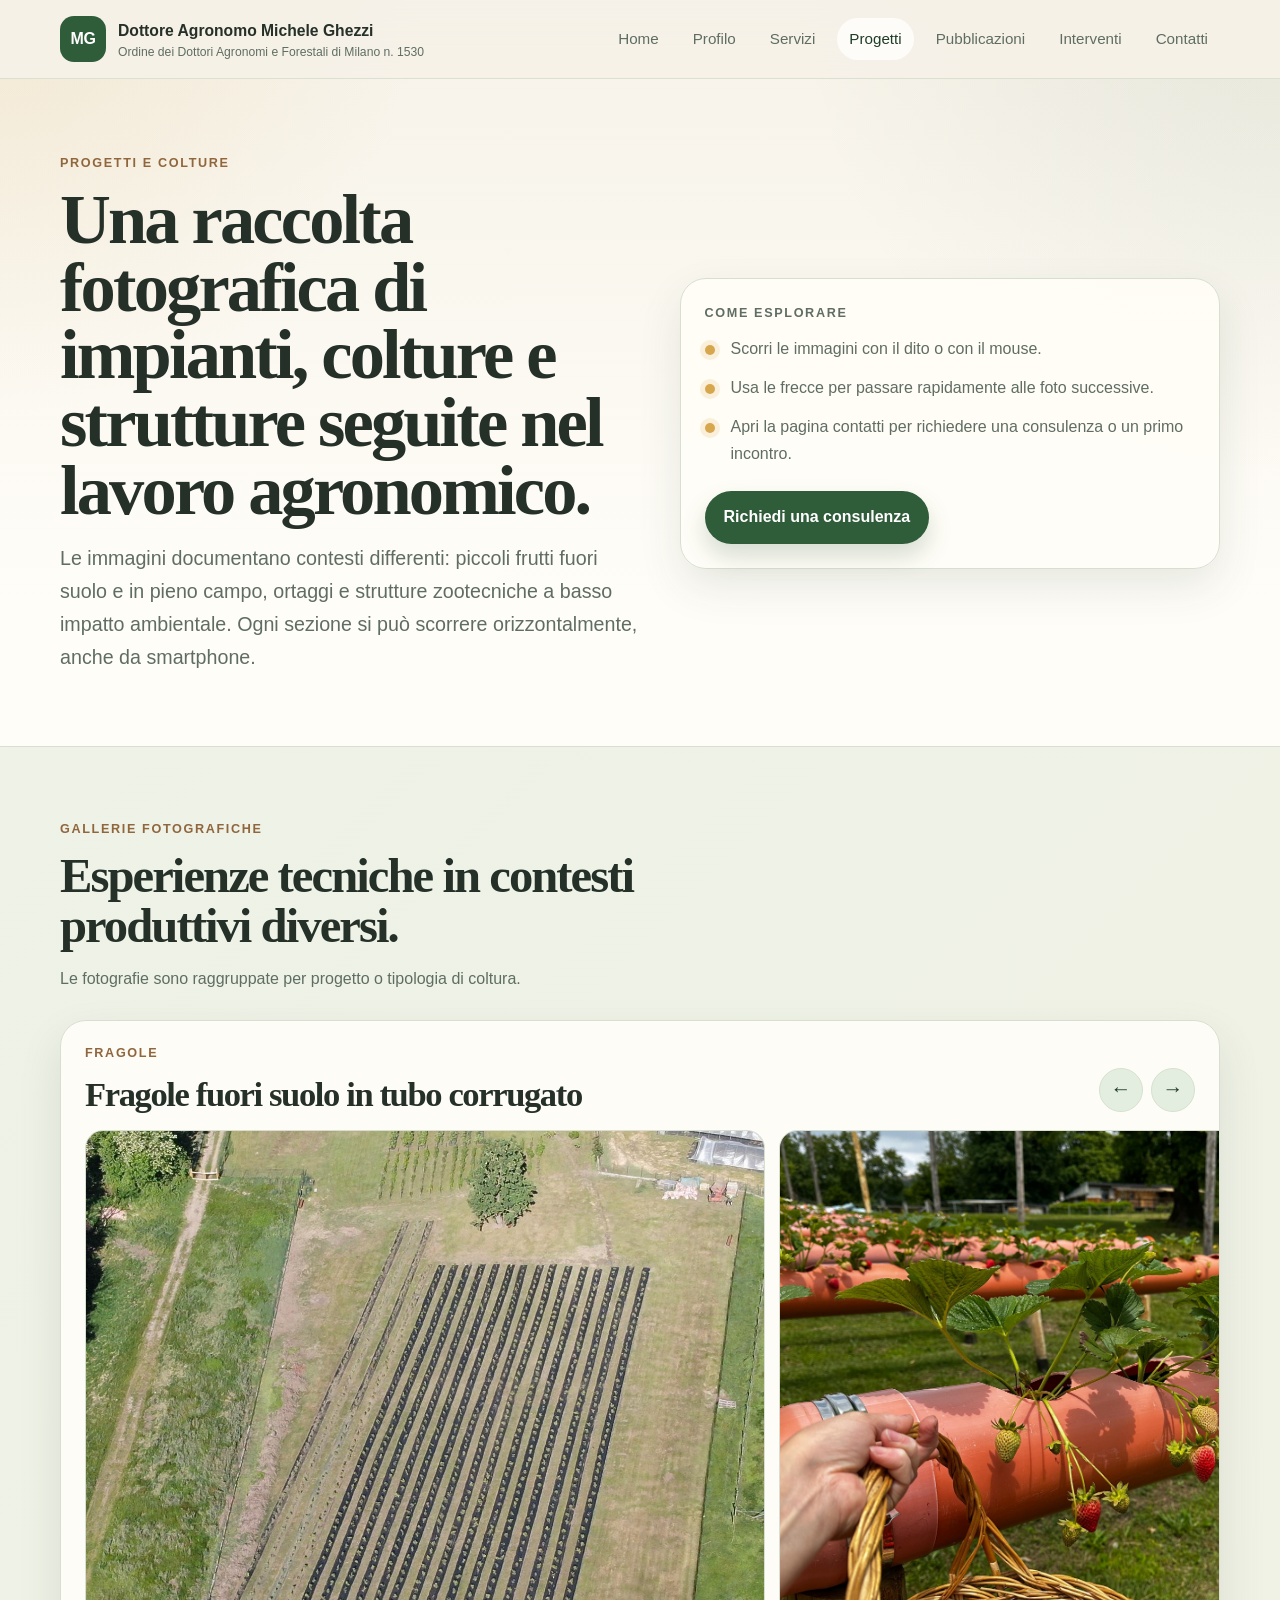
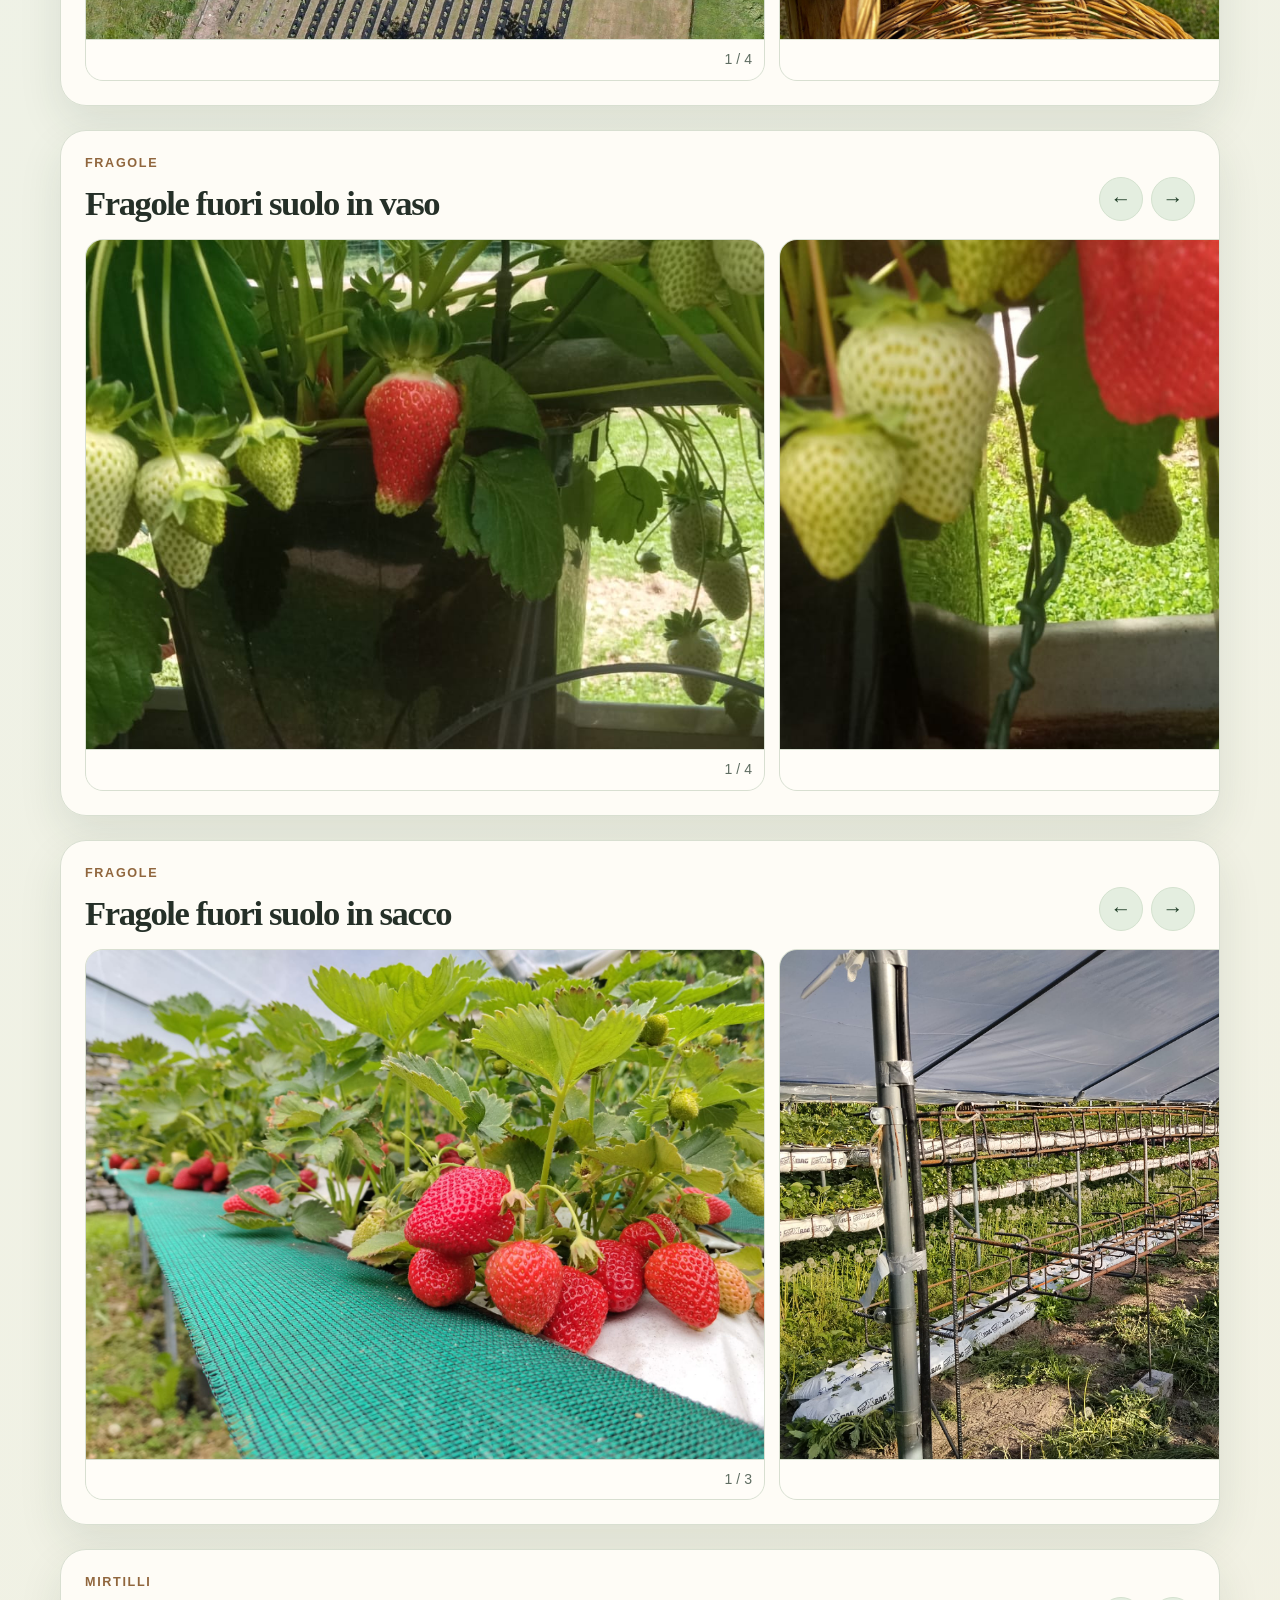
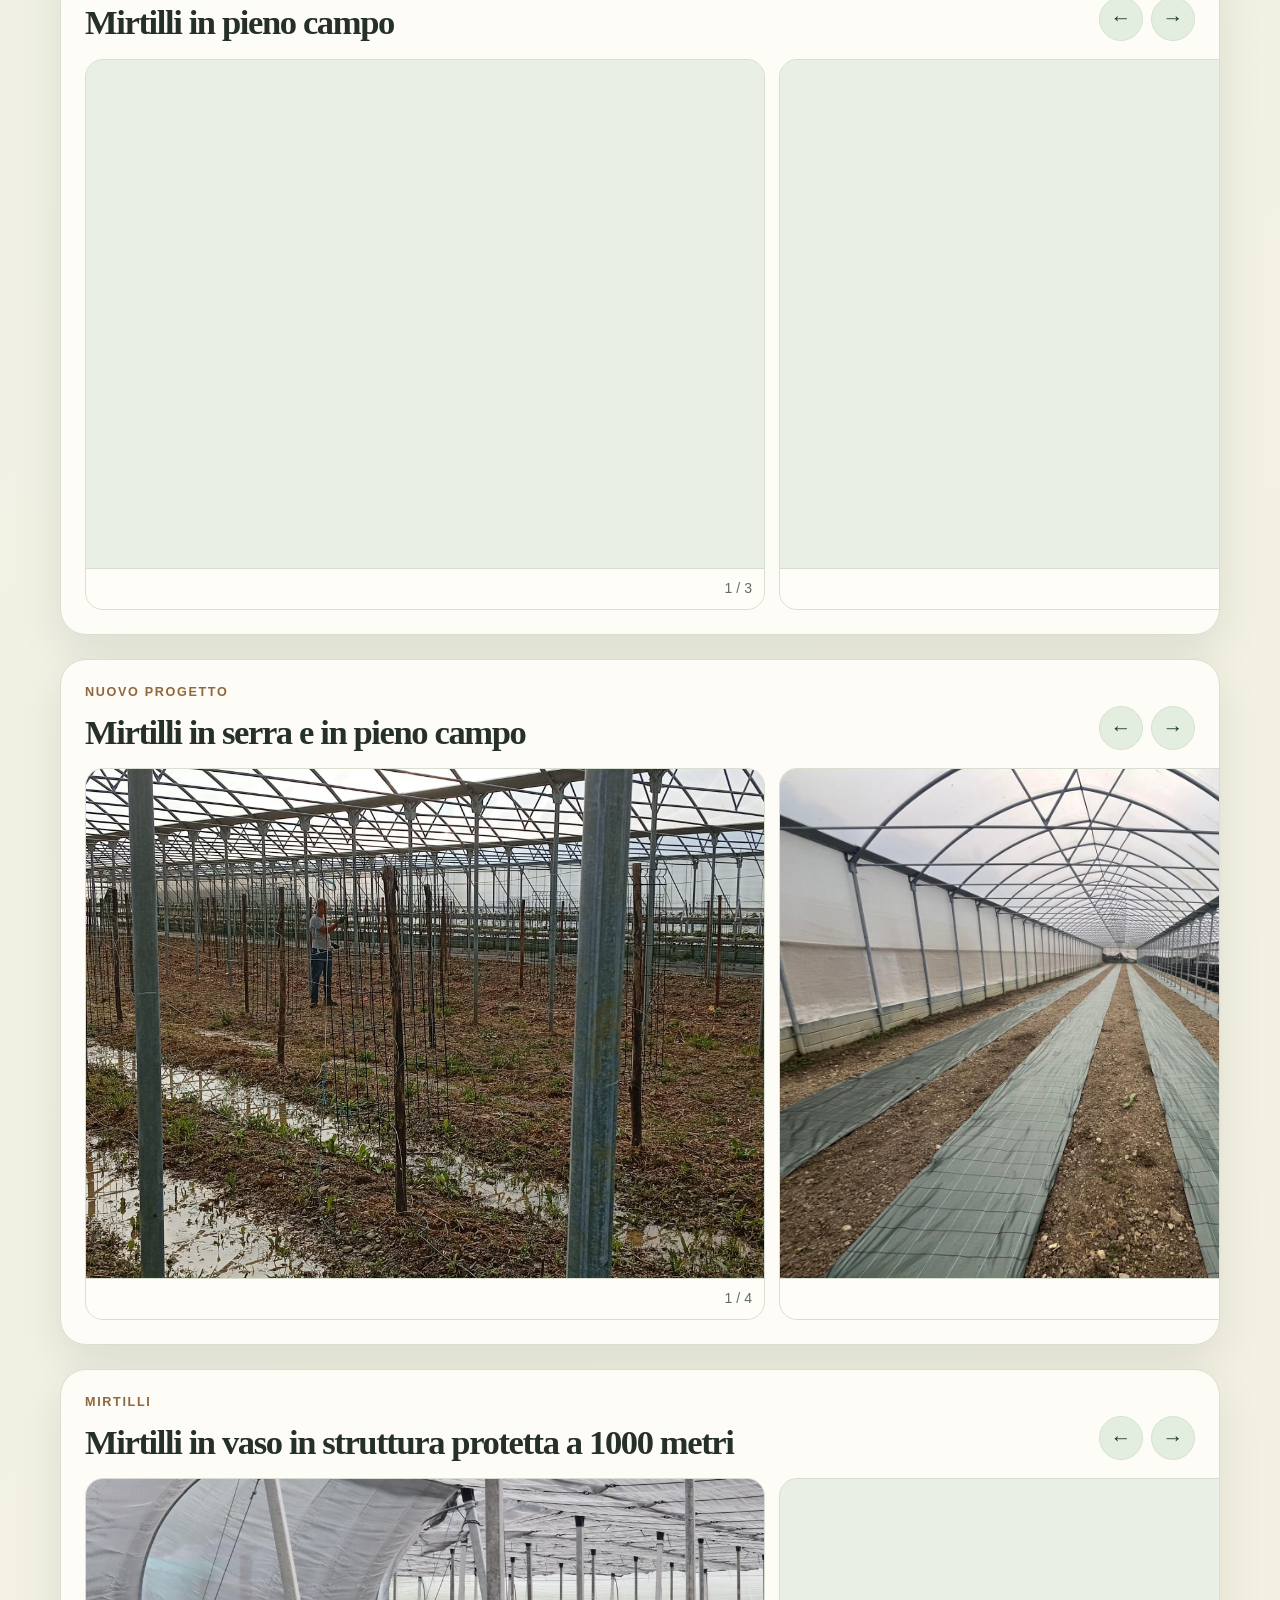
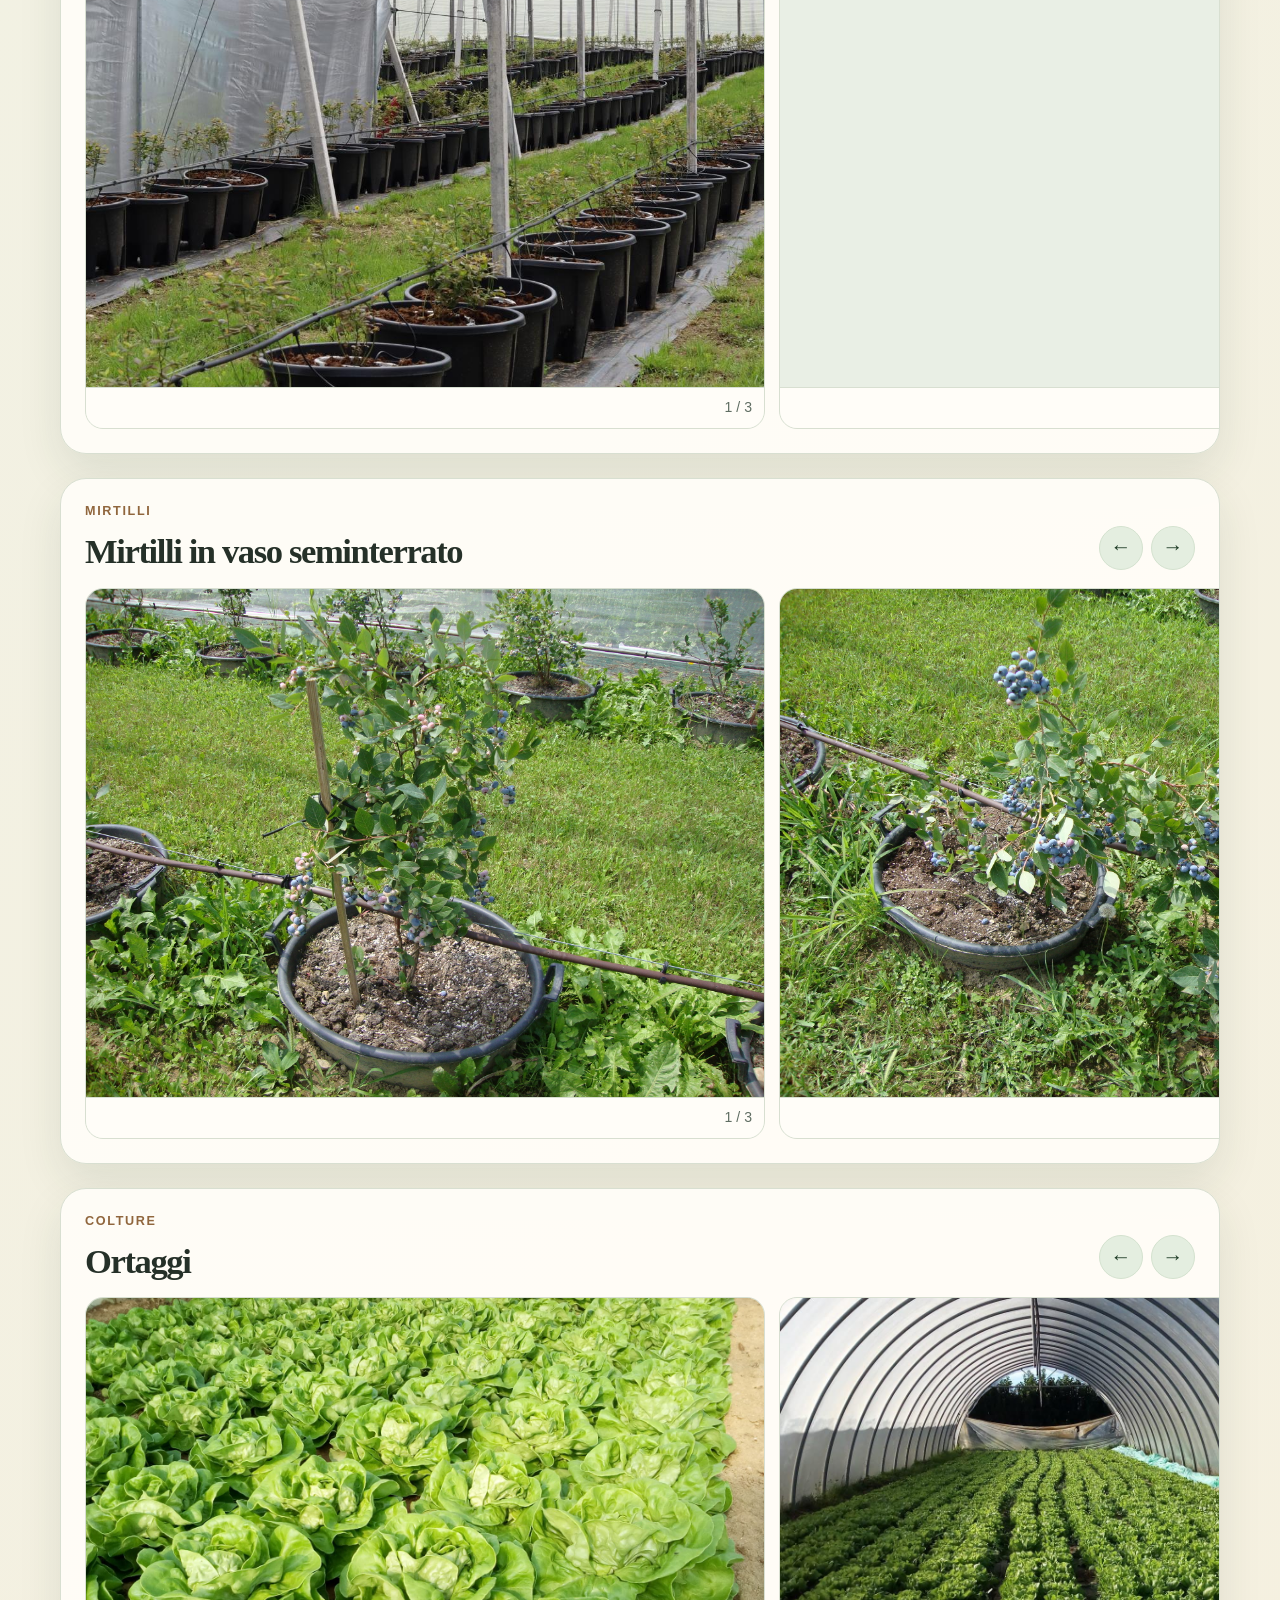
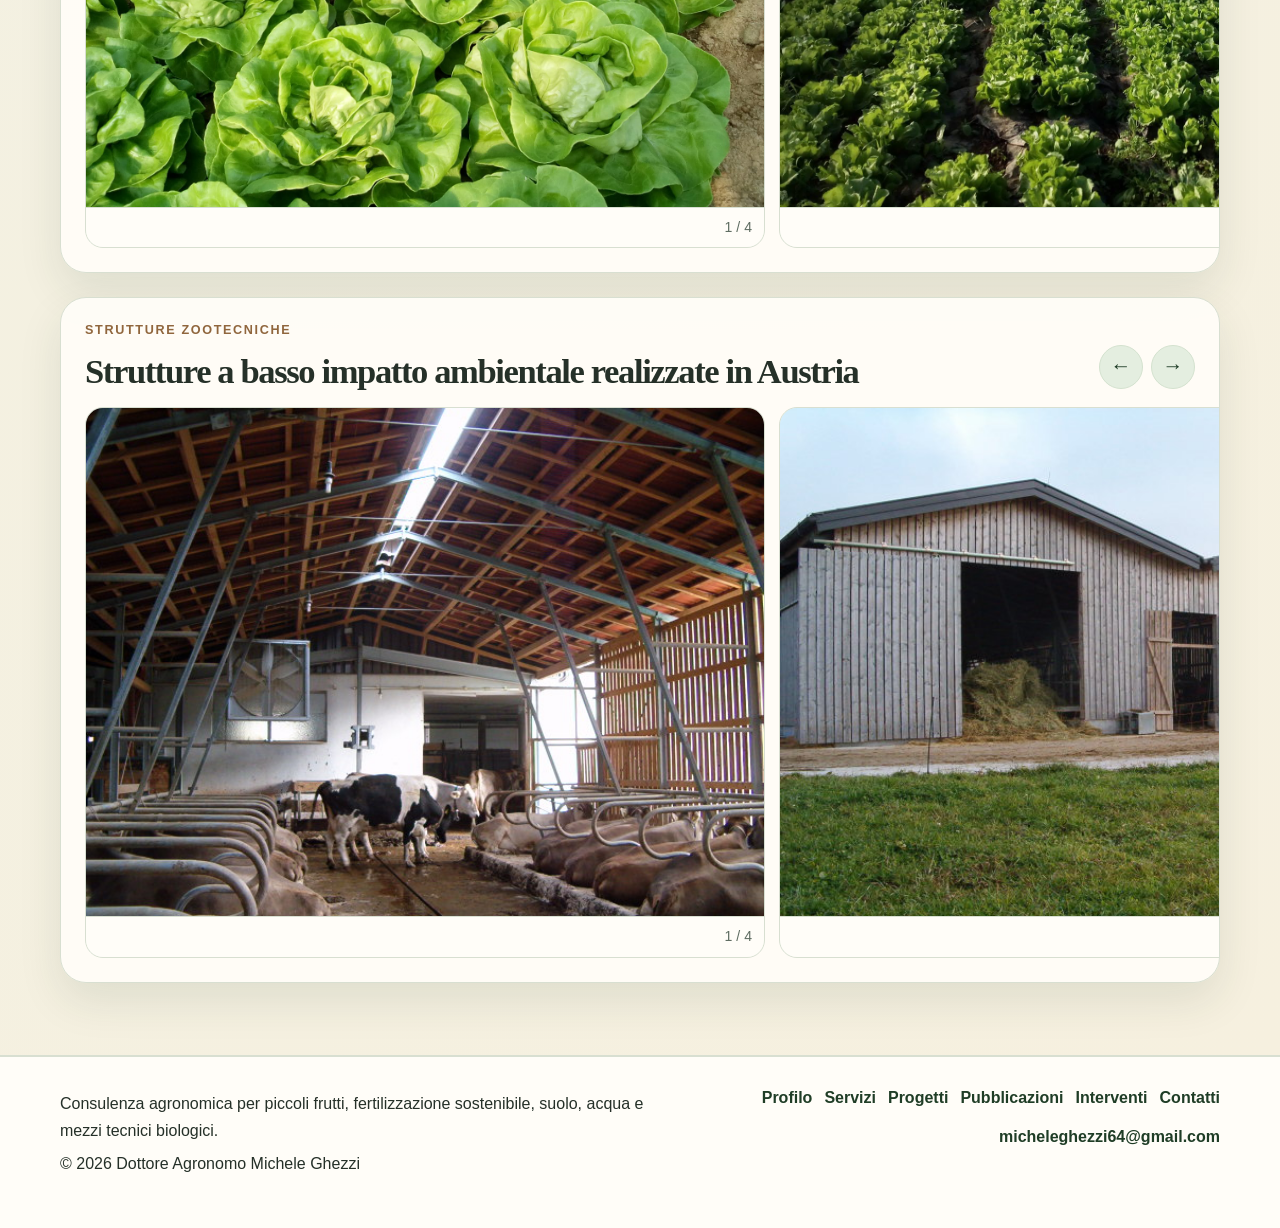
<file: progetti.html>
<!doctype html>
<html lang="it">
<head>
  <meta charset="utf-8">
  <meta name="viewport" content="width=device-width, initial-scale=1">
  <title>Progetti e colture seguite | Dottore Agronomo Michele Ghezzi</title>
  <meta name="description" content="Galleria fotografica di progetti, impianti e colture seguite: piccoli frutti, ortaggi, fuori suolo e strutture zootecniche.">
  <meta name="robots" content="index,follow,max-image-preview:large">
  <meta name="theme-color" content="#2f5c39">
  <link rel="canonical" href="https://micheleghezzi.github.io/dottore-agronomo/progetti.html">
  <meta property="og:title" content="Progetti e colture seguite | Dottore Agronomo Michele Ghezzi">
  <meta property="og:description" content="Una raccolta fotografica di colture, impianti e strutture seguite nel lavoro agronomico.">
  <meta property="og:type" content="website">
  <meta property="og:url" content="https://micheleghezzi.github.io/dottore-agronomo/progetti.html">
  <meta property="og:site_name" content="Dottore Agronomo Michele Ghezzi">
  <meta property="og:locale" content="it_IT">
  <meta name="twitter:card" content="summary">
  <link rel="icon" href="assets/favicon.svg" type="image/svg+xml">
  <link rel="stylesheet" href="styles.css">
</head>
<body>
  <a class="skip-link" href="#contenuto">Salta al contenuto</a>

  <header class="site-header">
    <div class="container header-inner">
      <a class="brand" href="index.html" aria-label="Vai alla home">
        <span class="brand-mark" aria-hidden="true">MG</span>
        <span class="brand-copy">
          <strong>Dottore Agronomo Michele Ghezzi</strong>
          <small>Ordine dei Dottori Agronomi e Forestali di Milano n. 1530</small>
        </span>
      </a>
      <button class="nav-toggle" type="button" aria-expanded="false" aria-controls="site-nav">Menu</button>
      <nav class="site-nav" id="site-nav" aria-label="Navigazione principale">
        <a href="index.html">Home</a>
        <a href="profilo.html">Profilo</a>
        <a href="servizi.html">Servizi</a>
        <a href="progetti.html" aria-current="page">Progetti</a>
        <a href="pubblicazioni.html">Pubblicazioni</a>
        <a href="interventi.html">Interventi</a>
        <a href="contatti.html">Contatti</a>
      </nav>
    </div>
  </header>

  <main id="contenuto">
    <section class="page-hero">
      <div class="container page-hero-layout">
        <div>
          <p class="eyebrow">Progetti e colture</p>
          <h1>Una raccolta fotografica di impianti, colture e strutture seguite nel lavoro agronomico.</h1>
          <p class="lead">
            Le immagini documentano contesti differenti: piccoli frutti fuori suolo e in pieno campo,
            ortaggi e strutture zootecniche a basso impatto ambientale. Ogni sezione si può scorrere
            orizzontalmente, anche da smartphone.
          </p>
        </div>
        <aside class="panel">
          <p class="eyebrow">Come esplorare</p>
          <ul class="check-list">
            <li>Scorri le immagini con il dito o con il mouse.</li>
            <li>Usa le frecce per passare rapidamente alle foto successive.</li>
            <li>Apri la pagina contatti per richiedere una consulenza o un primo incontro.</li>
          </ul>
          <div class="button-row">
            <a class="button primary" href="contatti.html">Richiedi una consulenza</a>
          </div>
        </aside>
      </div>
    </section>

    <section class="section section-soft">
      <div class="container">
        <div class="section-heading narrow-copy">
          <p class="eyebrow">Gallerie fotografiche</p>
          <h2>Esperienze tecniche in contesti produttivi diversi.</h2>
          <p class="gallery-note">Le fotografie sono raggruppate per progetto o tipologia di coltura.</p>
        </div>
        <div class="project-list">
          <article class="project-gallery" data-project-gallery="fragole-fuori-suolo-tubo-corrugato" data-project-title="Fragole fuori suolo in tubo corrugato" data-project-count="4">
            <div class="project-gallery-header">
              <div><p class="eyebrow">Fragole</p><h2>Fragole fuori suolo in tubo corrugato</h2></div>
              <div class="gallery-controls"><button class="gallery-control" type="button" data-gallery-previous aria-label="Immagini precedenti">&larr;</button><button class="gallery-control" type="button" data-gallery-next aria-label="Immagini successive">&rarr;</button></div>
            </div>
            <div class="gallery-track" data-gallery-track aria-label="Fotografie: fragole fuori suolo in tubo corrugato"></div>
          </article>

          <article class="project-gallery" data-project-gallery="fragole-fuori-suolo-vaso" data-project-title="Fragole fuori suolo in vaso" data-project-count="4">
            <div class="project-gallery-header">
              <div><p class="eyebrow">Fragole</p><h2>Fragole fuori suolo in vaso</h2></div>
              <div class="gallery-controls"><button class="gallery-control" type="button" data-gallery-previous aria-label="Immagini precedenti">&larr;</button><button class="gallery-control" type="button" data-gallery-next aria-label="Immagini successive">&rarr;</button></div>
            </div>
            <div class="gallery-track" data-gallery-track aria-label="Fotografie: fragole fuori suolo in vaso"></div>
          </article>

          <article class="project-gallery" data-project-gallery="fragole-fuori-suolo-sacco" data-project-title="Fragole fuori suolo in sacco" data-project-count="3">
            <div class="project-gallery-header">
              <div><p class="eyebrow">Fragole</p><h2>Fragole fuori suolo in sacco</h2></div>
              <div class="gallery-controls"><button class="gallery-control" type="button" data-gallery-previous aria-label="Immagini precedenti">&larr;</button><button class="gallery-control" type="button" data-gallery-next aria-label="Immagini successive">&rarr;</button></div>
            </div>
            <div class="gallery-track" data-gallery-track aria-label="Fotografie: fragole fuori suolo in sacco"></div>
          </article>

          <article class="project-gallery" data-project-gallery="mirtilli-pieno-campo" data-project-title="Mirtilli in pieno campo" data-project-count="3">
            <div class="project-gallery-header">
              <div><p class="eyebrow">Mirtilli</p><h2>Mirtilli in pieno campo</h2></div>
              <div class="gallery-controls"><button class="gallery-control" type="button" data-gallery-previous aria-label="Immagini precedenti">&larr;</button><button class="gallery-control" type="button" data-gallery-next aria-label="Immagini successive">&rarr;</button></div>
            </div>
            <div class="gallery-track" data-gallery-track aria-label="Fotografie: mirtilli in pieno campo"></div>
          </article>

          <article class="project-gallery" data-project-gallery="mirtilli-serra-aperto" data-project-title="Mirtilli in serra e in pieno campo, nuovo progetto" data-project-count="4">
            <div class="project-gallery-header">
              <div><p class="eyebrow">Nuovo progetto</p><h2>Mirtilli in serra e in pieno campo</h2></div>
              <div class="gallery-controls"><button class="gallery-control" type="button" data-gallery-previous aria-label="Immagini precedenti">&larr;</button><button class="gallery-control" type="button" data-gallery-next aria-label="Immagini successive">&rarr;</button></div>
            </div>
            <div class="gallery-track" data-gallery-track aria-label="Fotografie: mirtilli in serra e in pieno campo"></div>
          </article>

          <article class="project-gallery" data-project-gallery="mirtilli-struttura-protetta" data-project-title="Mirtilli in vaso in struttura protetta a 1000 metri" data-project-count="3">
            <div class="project-gallery-header">
              <div><p class="eyebrow">Mirtilli</p><h2>Mirtilli in vaso in struttura protetta a 1000 metri</h2></div>
              <div class="gallery-controls"><button class="gallery-control" type="button" data-gallery-previous aria-label="Immagini precedenti">&larr;</button><button class="gallery-control" type="button" data-gallery-next aria-label="Immagini successive">&rarr;</button></div>
            </div>
            <div class="gallery-track" data-gallery-track aria-label="Fotografie: mirtilli in vaso in struttura protetta"></div>
          </article>

          <article class="project-gallery" data-project-gallery="mirtilli-vaso-seminterrato" data-project-title="Mirtilli in vaso seminterrato" data-project-count="3">
            <div class="project-gallery-header">
              <div><p class="eyebrow">Mirtilli</p><h2>Mirtilli in vaso seminterrato</h2></div>
              <div class="gallery-controls"><button class="gallery-control" type="button" data-gallery-previous aria-label="Immagini precedenti">&larr;</button><button class="gallery-control" type="button" data-gallery-next aria-label="Immagini successive">&rarr;</button></div>
            </div>
            <div class="gallery-track" data-gallery-track aria-label="Fotografie: mirtilli in vaso seminterrato"></div>
          </article>

          <article class="project-gallery" data-project-gallery="ortaggi" data-project-title="Ortaggi" data-project-count="4">
            <div class="project-gallery-header">
              <div><p class="eyebrow">Colture</p><h2>Ortaggi</h2></div>
              <div class="gallery-controls"><button class="gallery-control" type="button" data-gallery-previous aria-label="Immagini precedenti">&larr;</button><button class="gallery-control" type="button" data-gallery-next aria-label="Immagini successive">&rarr;</button></div>
            </div>
            <div class="gallery-track" data-gallery-track aria-label="Fotografie: ortaggi"></div>
          </article>

          <article class="project-gallery" data-project-gallery="strutture-zootecniche-austria" data-project-title="Strutture zootecniche a basso impatto ambientale realizzate in Austria" data-project-count="4">
            <div class="project-gallery-header">
              <div><p class="eyebrow">Strutture zootecniche</p><h2>Strutture a basso impatto ambientale realizzate in Austria</h2></div>
              <div class="gallery-controls"><button class="gallery-control" type="button" data-gallery-previous aria-label="Immagini precedenti">&larr;</button><button class="gallery-control" type="button" data-gallery-next aria-label="Immagini successive">&rarr;</button></div>
            </div>
            <div class="gallery-track" data-gallery-track aria-label="Fotografie: strutture zootecniche a basso impatto ambientale"></div>
          </article>
        </div>
      </div>
    </section>
  </main>

  <footer class="site-footer">
    <div class="container footer-grid">
      <p>Consulenza agronomica per piccoli frutti, fertilizzazione sostenibile, suolo, acqua e mezzi tecnici biologici.</p>
      <div class="footer-links">
        <a href="profilo.html">Profilo</a>
        <a href="servizi.html">Servizi</a>
        <a href="progetti.html">Progetti</a>
        <a href="pubblicazioni.html">Pubblicazioni</a>
        <a href="interventi.html">Interventi</a>
        <a href="contatti.html">Contatti</a>
        <a href="mailto:micheleghezzi64@gmail.com">micheleghezzi64@gmail.com</a>
      </div>
    </div>
    <div class="container">
      <p>&copy; <span data-year></span> Dottore Agronomo Michele Ghezzi</p>
    </div>
  </footer>

  <script src="site.js"></script>
</body>
</html>
</file>
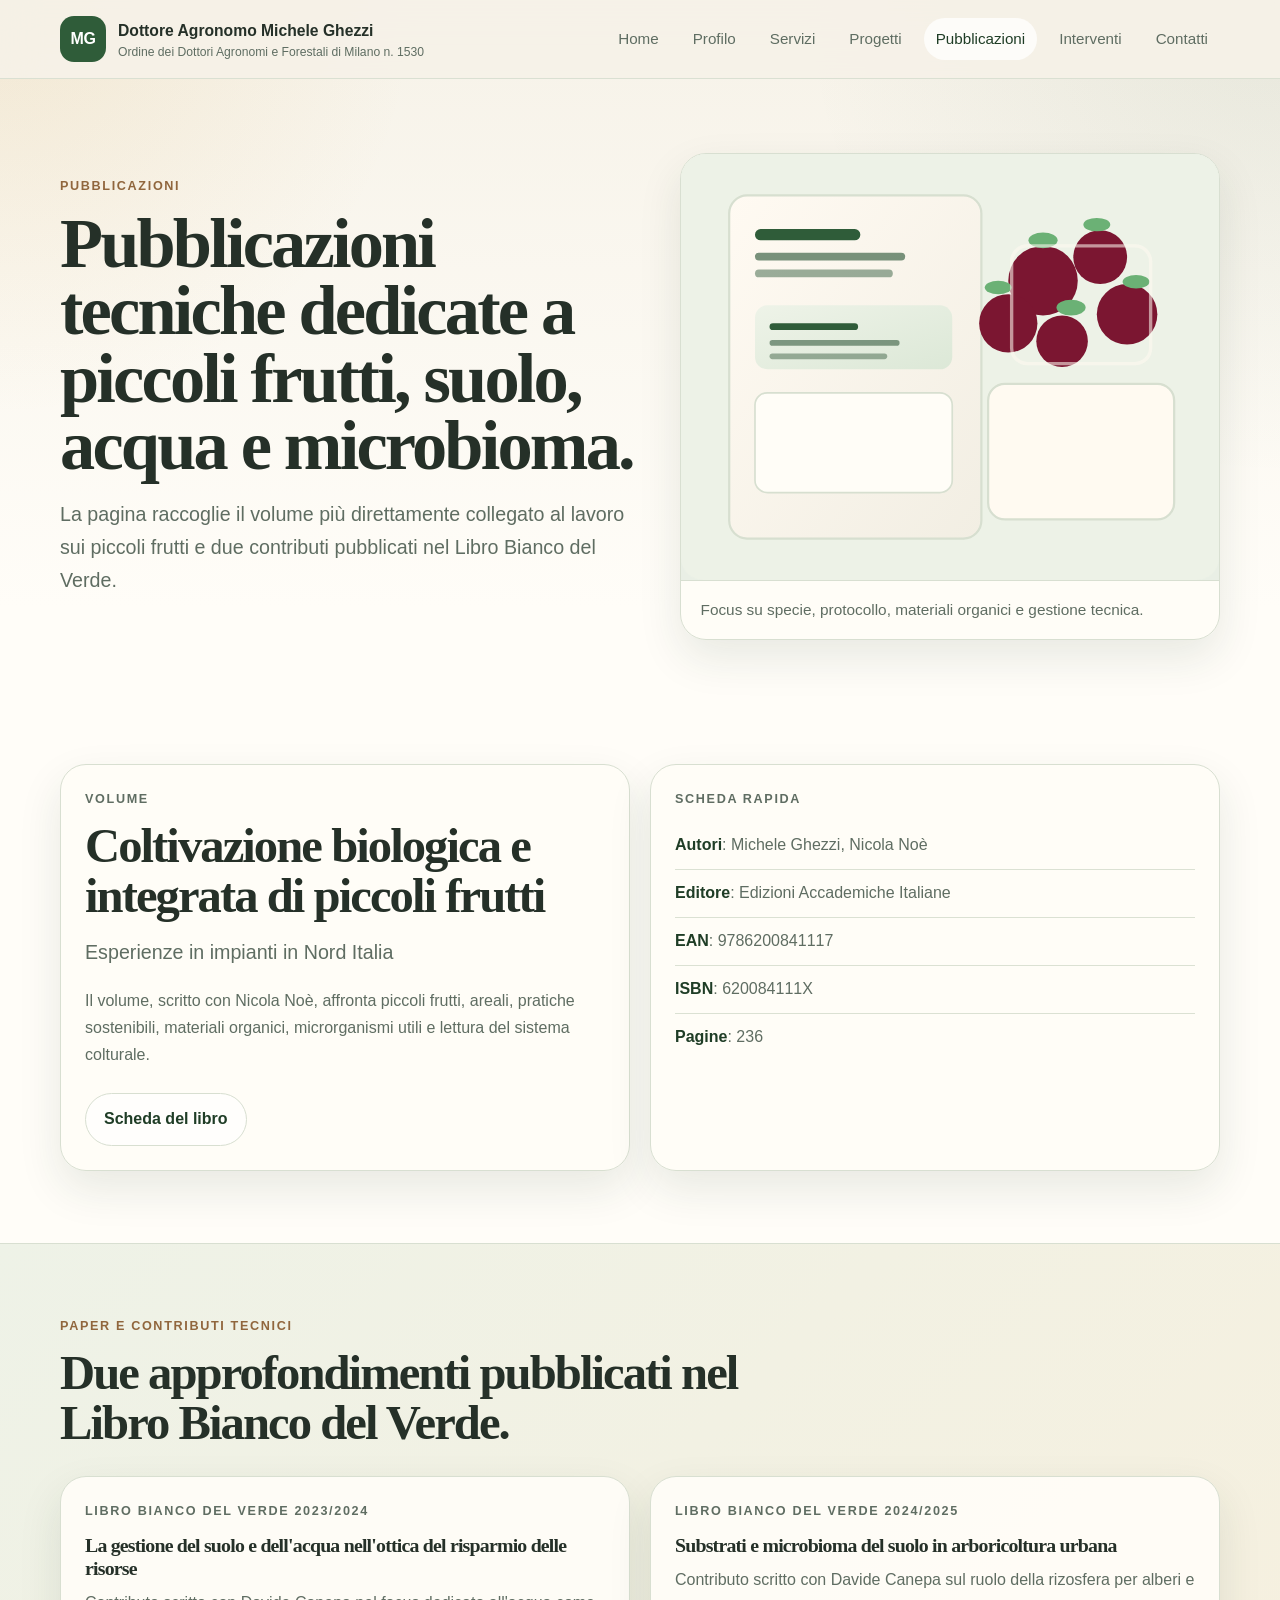
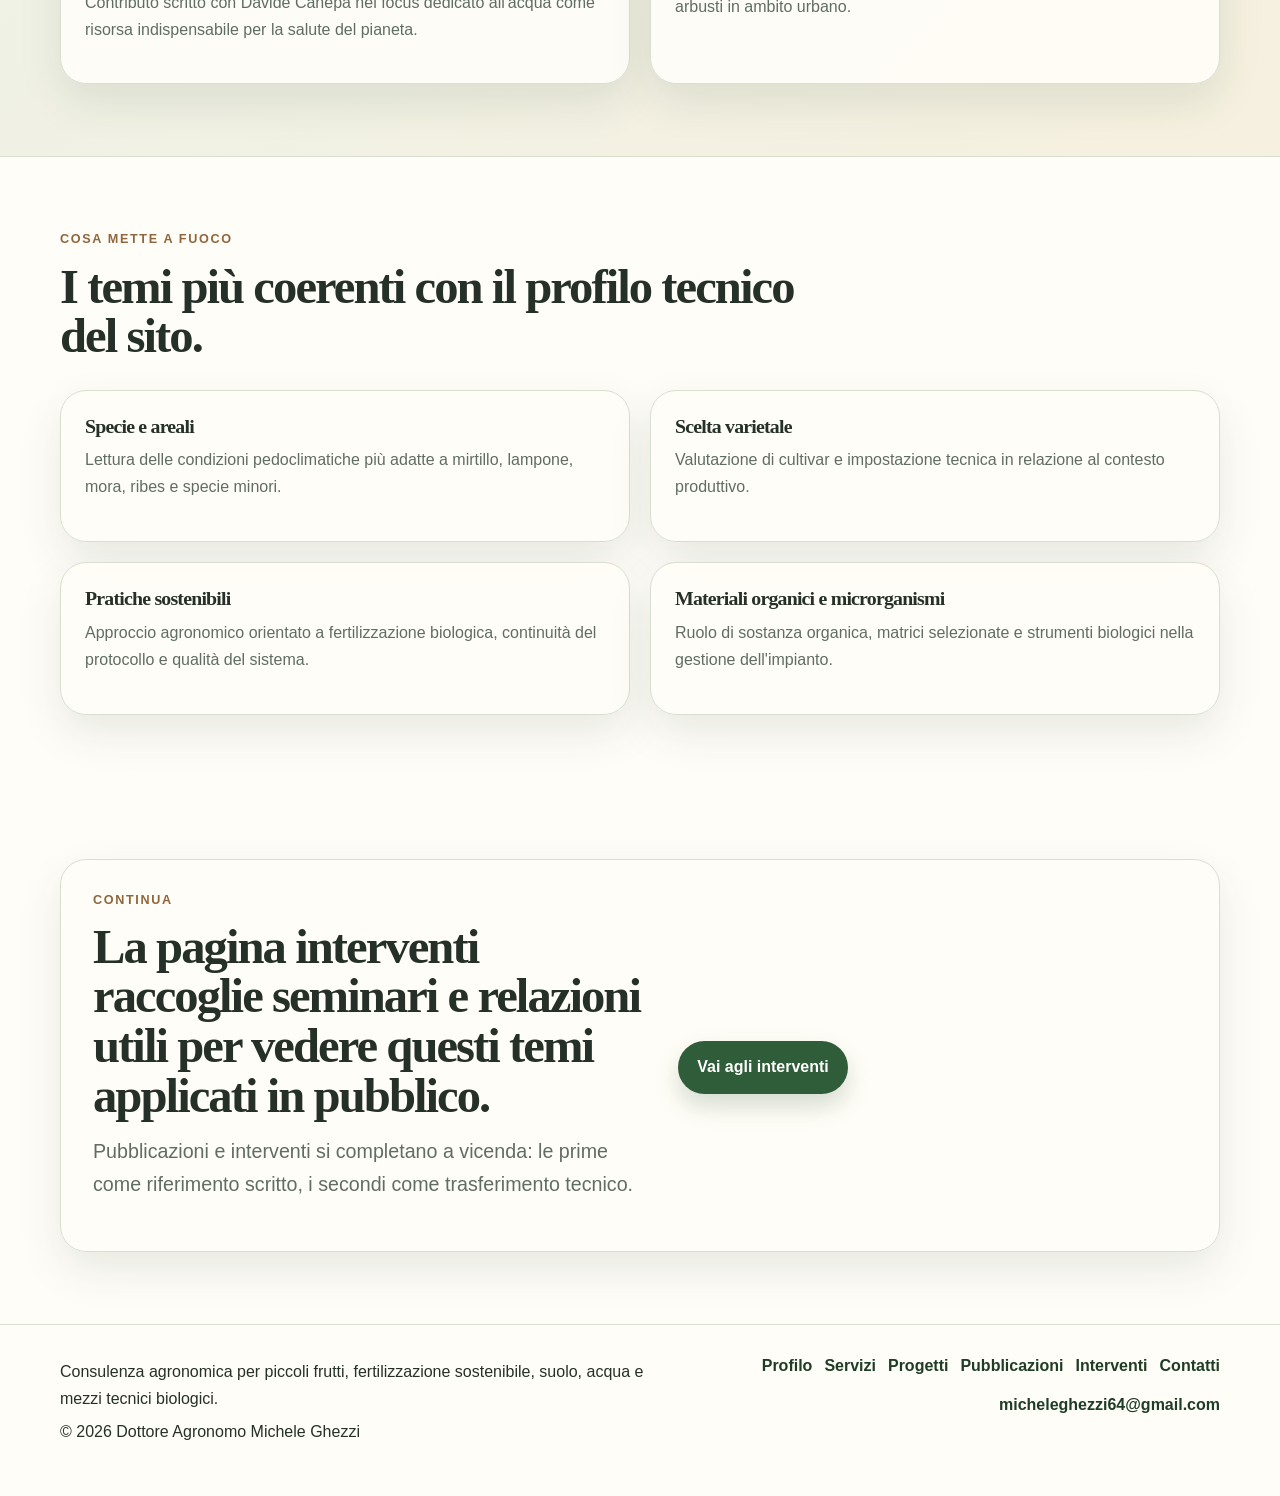
<file: pubblicazioni.html>
<!doctype html>
<html lang="it">
<head>
  <meta charset="utf-8">
  <meta name="viewport" content="width=device-width, initial-scale=1">
  <title>Pubblicazioni tecniche | Dottore Agronomo Michele Ghezzi</title>
  <meta name="description" content="Pubblicazioni di Michele Ghezzi: il volume sui piccoli frutti e contributi tecnici su suolo, acqua, substrati e microbioma.">
  <meta name="robots" content="index,follow,max-image-preview:large">
  <meta name="theme-color" content="#2f5c39">
  <link rel="canonical" href="https://micheleghezzi.github.io/dottore-agronomo/pubblicazioni.html">
  <meta property="og:title" content="Pubblicazioni tecniche | Dottore Agronomo Michele Ghezzi">
  <meta property="og:description" content="Volume sui piccoli frutti e contributi tecnici dedicati a suolo, acqua, substrati e microbioma.">
  <meta property="og:type" content="website">
  <meta property="og:url" content="https://micheleghezzi.github.io/dottore-agronomo/pubblicazioni.html">
  <meta property="og:site_name" content="Dottore Agronomo Michele Ghezzi">
  <meta property="og:locale" content="it_IT">
  <meta name="twitter:card" content="summary">
  <link rel="icon" href="assets/favicon.svg" type="image/svg+xml">
  <link rel="stylesheet" href="styles.css">
  <script type="application/ld+json">
    {
      "@context": "https://schema.org",
      "@type": "BreadcrumbList",
      "itemListElement": [
        {
          "@type": "ListItem",
          "position": 1,
          "name": "Home",
          "item": "https://micheleghezzi.github.io/dottore-agronomo/"
        },
        {
          "@type": "ListItem",
          "position": 2,
          "name": "Pubblicazioni",
          "item": "https://micheleghezzi.github.io/dottore-agronomo/pubblicazioni.html"
        }
      ]
    }
  </script>
</head>
<body>
  <a class="skip-link" href="#contenuto">Salta al contenuto</a>

  <header class="site-header">
    <div class="container header-inner">
      <a class="brand" href="index.html" aria-label="Vai alla home">
        <span class="brand-mark" aria-hidden="true">MG</span>
        <span class="brand-copy">
          <strong>Dottore Agronomo Michele Ghezzi</strong>
          <small>Ordine dei Dottori Agronomi e Forestali di Milano n. 1530</small>
        </span>
      </a>
      <button class="nav-toggle" type="button" aria-expanded="false" aria-controls="site-nav">Menu</button>
      <nav class="site-nav" id="site-nav" aria-label="Navigazione principale">
        <a href="index.html">Home</a>
        <a href="profilo.html">Profilo</a>
        <a href="servizi.html">Servizi</a>
        <a href="progetti.html">Progetti</a>
        <a href="pubblicazioni.html" aria-current="page">Pubblicazioni</a>
        <a href="interventi.html">Interventi</a>
        <a href="contatti.html">Contatti</a>
      </nav>
    </div>
  </header>

  <main id="contenuto">
    <section class="page-hero">
      <div class="container page-hero-layout">
        <div>
          <p class="eyebrow">Pubblicazioni</p>
          <h1>Pubblicazioni tecniche dedicate a piccoli frutti, suolo, acqua e microbioma.</h1>
          <p class="lead">
            La pagina raccoglie il volume più direttamente collegato al lavoro sui piccoli frutti
            e due contributi pubblicati nel Libro Bianco del Verde.
          </p>
        </div>
        <figure class="media-card">
          <img src="assets/piccoli-frutti-focus.svg" alt="Schema visivo dedicato a piccoli frutti, protocollo tecnico e note di lavoro." width="960" height="760">
          <figcaption>Focus su specie, protocollo, materiali organici e gestione tecnica.</figcaption>
        </figure>
      </div>
    </section>

    <section class="section">
      <div class="container evidence-grid">
        <article class="panel">
          <p class="eyebrow">Volume</p>
          <h2>Coltivazione biologica e integrata di piccoli frutti</h2>
          <p class="book-note">Esperienze in impianti in Nord Italia</p>
          <p>Il volume, scritto con Nicola Noè, affronta piccoli frutti, areali, pratiche sostenibili, materiali organici, microrganismi utili e lettura del sistema colturale.</p>
          <div class="button-row">
            <a class="button secondary" href="https://www.amazon.it/COLTIVAZIONE-BIOLOGICA-INTEGRATA-PICCOLI-FRUTTI/dp/620084111X" rel="noopener">Scheda del libro</a>
          </div>
        </article>
        <aside class="panel">
          <p class="eyebrow">Scheda rapida</p>
          <ul class="plain-list book-data">
            <li><strong>Autori</strong>: Michele Ghezzi, Nicola Noè</li>
            <li><strong>Editore</strong>: Edizioni Accademiche Italiane</li>
            <li><strong>EAN</strong>: 9786200841117</li>
            <li><strong>ISBN</strong>: 620084111X</li>
            <li><strong>Pagine</strong>: 236</li>
          </ul>
        </aside>
      </div>
    </section>

    <section class="section section-soft">
      <div class="container">
        <div class="section-heading narrow-copy">
          <p class="eyebrow">Paper e contributi tecnici</p>
          <h2>Due approfondimenti pubblicati nel Libro Bianco del Verde.</h2>
        </div>
        <div class="grid-2">
          <article class="card">
            <p class="eyebrow">Libro Bianco del Verde 2023/2024</p>
            <h3>La gestione del suolo e dell'acqua nell'ottica del risparmio delle risorse</h3>
            <p>Contributo scritto con Davide Canepa nel focus dedicato all'acqua come risorsa indispensabile per la salute del pianeta.</p>
          </article>
          <article class="card">
            <p class="eyebrow">Libro Bianco del Verde 2024/2025</p>
            <h3>Substrati e microbioma del suolo in arboricoltura urbana</h3>
            <p>Contributo scritto con Davide Canepa sul ruolo della rizosfera per alberi e arbusti in ambito urbano.</p>
          </article>
        </div>
      </div>
    </section>

    <section class="section">
      <div class="container">
        <div class="section-heading narrow-copy">
          <p class="eyebrow">Cosa mette a fuoco</p>
          <h2>I temi più coerenti con il profilo tecnico del sito.</h2>
        </div>
        <div class="grid-2">
          <article class="card">
            <h3>Specie e areali</h3>
            <p>Lettura delle condizioni pedoclimatiche più adatte a mirtillo, lampone, mora, ribes e specie minori.</p>
          </article>
          <article class="card">
            <h3>Scelta varietale</h3>
            <p>Valutazione di cultivar e impostazione tecnica in relazione al contesto produttivo.</p>
          </article>
          <article class="card">
            <h3>Pratiche sostenibili</h3>
            <p>Approccio agronomico orientato a fertilizzazione biologica, continuità del protocollo e qualità del sistema.</p>
          </article>
          <article class="card">
            <h3>Materiali organici e microrganismi</h3>
            <p>Ruolo di sostanza organica, matrici selezionate e strumenti biologici nella gestione dell'impianto.</p>
          </article>
        </div>
      </div>
    </section>

    <section class="section">
      <div class="container">
        <div class="cta-strip">
          <div>
            <p class="eyebrow">Continua</p>
            <h2>La pagina interventi raccoglie seminari e relazioni utili per vedere questi temi applicati in pubblico.</h2>
            <p class="book-note">Pubblicazioni e interventi si completano a vicenda: le prime come riferimento scritto, i secondi come trasferimento tecnico.</p>
          </div>
          <div class="button-row">
            <a class="button primary" href="interventi.html">Vai agli interventi</a>
          </div>
        </div>
      </div>
    </section>
  </main>

  <footer class="site-footer">
    <div class="container footer-grid">
      <p>Consulenza agronomica per piccoli frutti, fertilizzazione sostenibile, suolo, acqua e mezzi tecnici biologici.</p>
      <div class="footer-links">
        <a href="profilo.html">Profilo</a>
        <a href="servizi.html">Servizi</a>
        <a href="progetti.html">Progetti</a>
        <a href="pubblicazioni.html">Pubblicazioni</a>
        <a href="interventi.html">Interventi</a>
        <a href="contatti.html">Contatti</a>
        <a href="mailto:micheleghezzi64@gmail.com">micheleghezzi64@gmail.com</a>
      </div>
    </div>
    <div class="container">
      <p>&copy; <span data-year></span> Dottore Agronomo Michele Ghezzi</p>
    </div>
  </footer>

  <script src="site.js"></script>
</body>
</html>
</file>
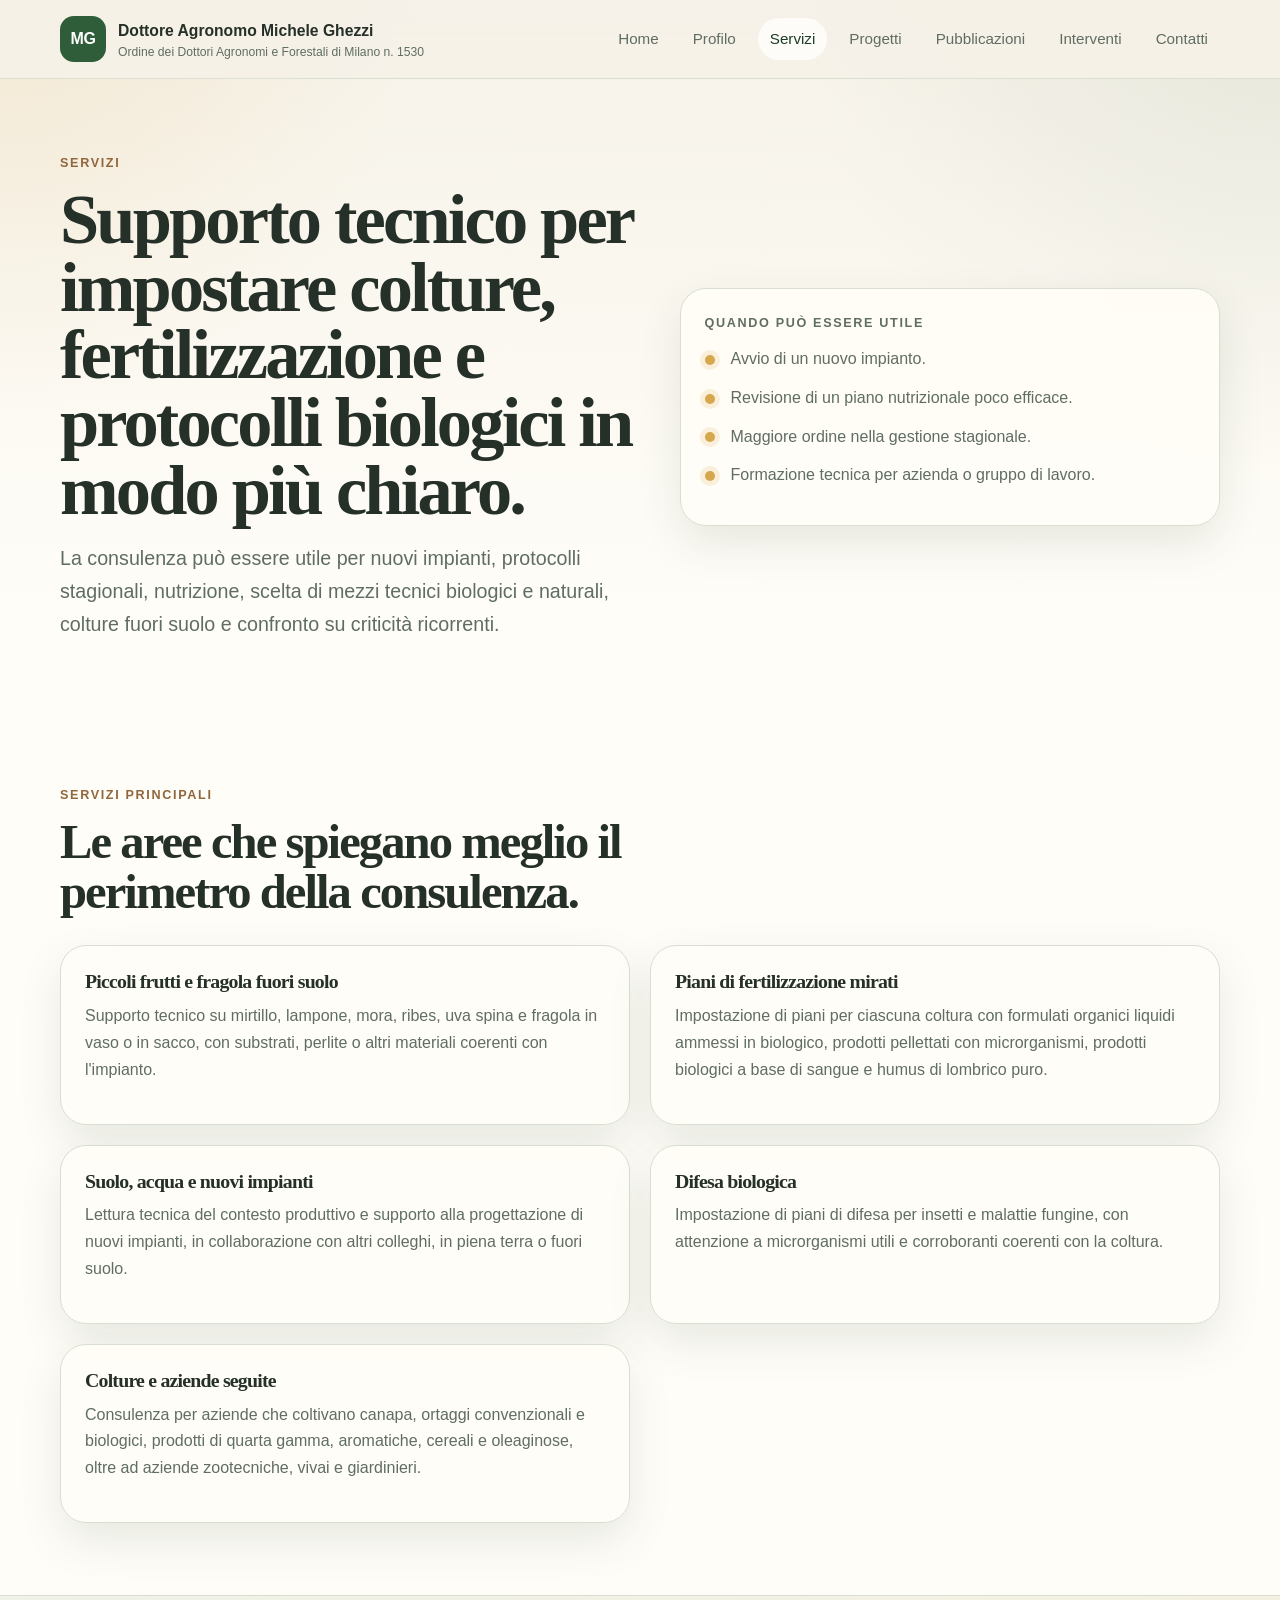
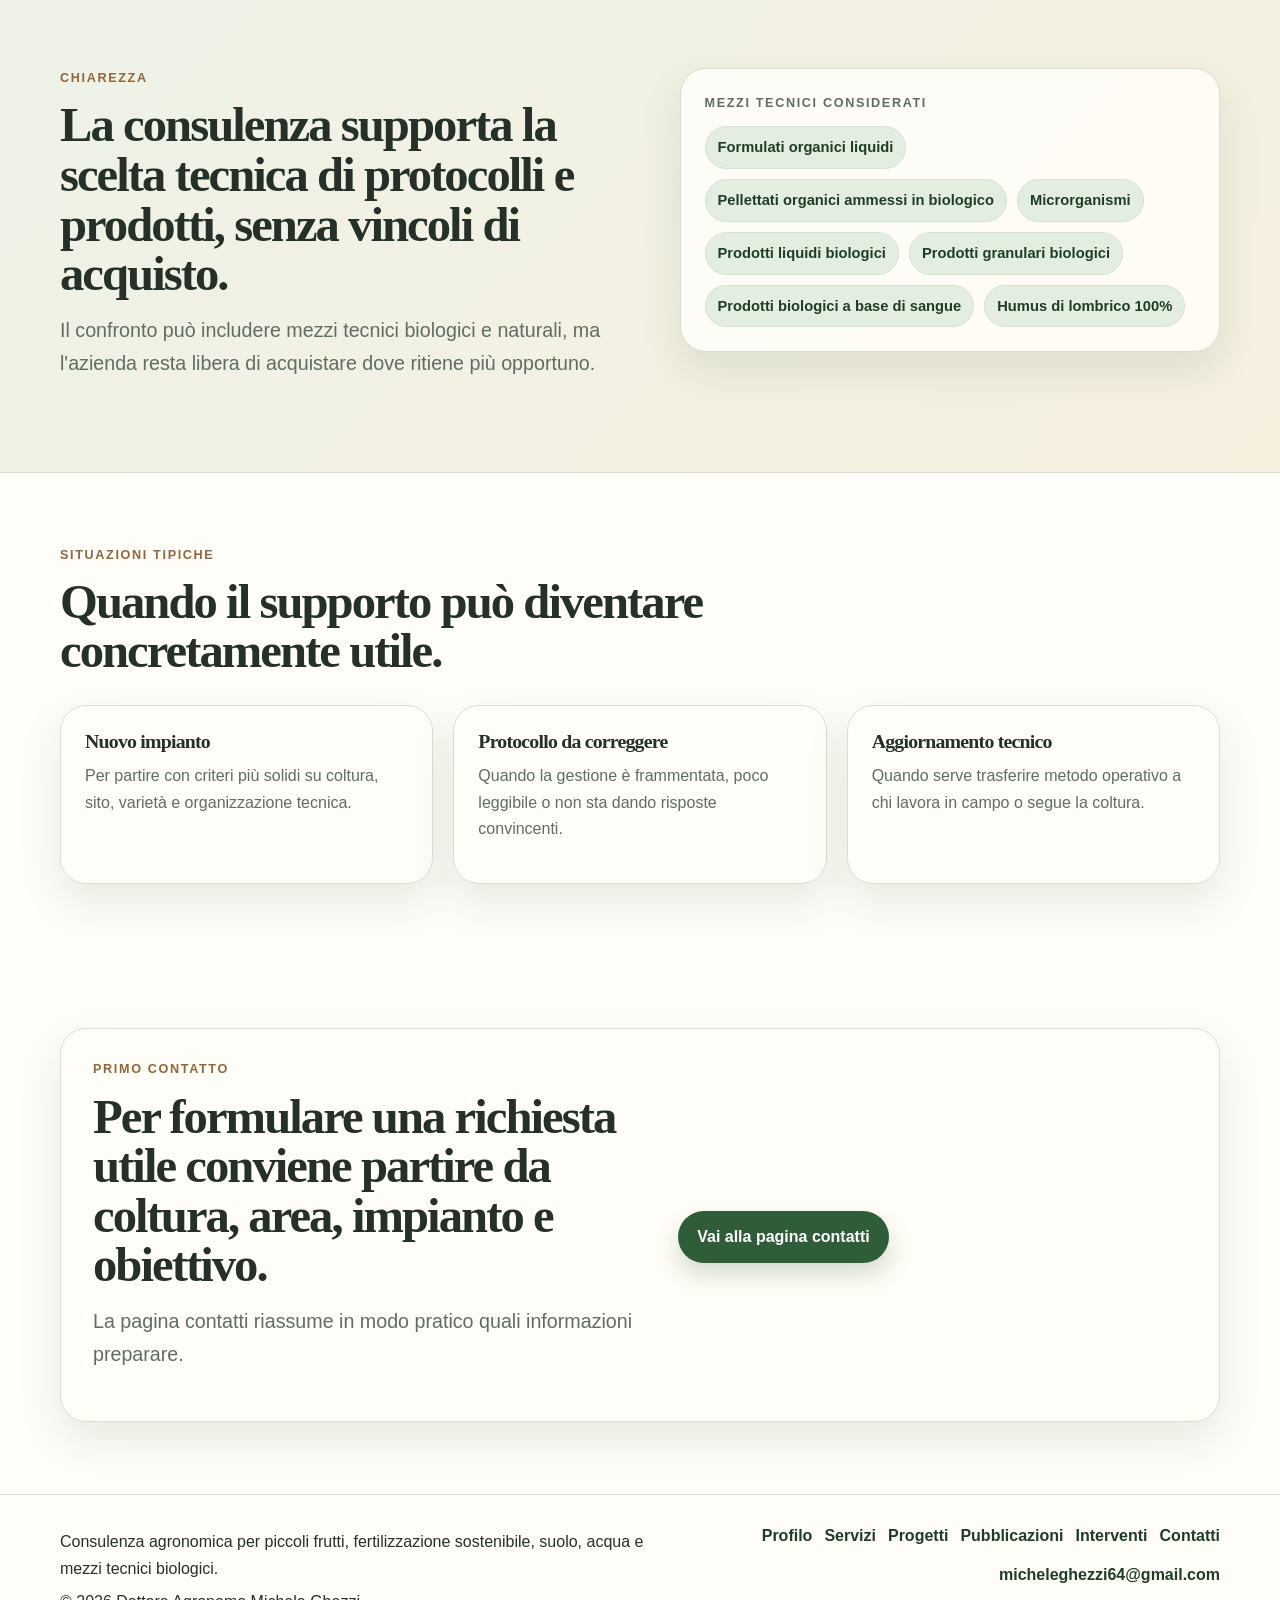
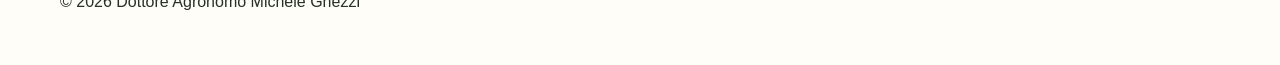
<file: servizi.html>
<!doctype html>
<html lang="it">
<head>
  <meta charset="utf-8">
  <meta name="viewport" content="width=device-width, initial-scale=1">
  <title>Servizi di consulenza agronomica | Dottore Agronomo Michele Ghezzi</title>
  <meta name="description" content="Servizi di consulenza agronomica per piccoli frutti, mirtillo, fertilizzazione sostenibile, suolo, acqua, mezzi tecnici biologici e formazione tecnica.">
  <meta name="robots" content="index,follow,max-image-preview:large">
  <meta name="theme-color" content="#2f5c39">
  <link rel="canonical" href="https://micheleghezzi.github.io/dottore-agronomo/servizi.html">
  <meta property="og:title" content="Servizi di consulenza agronomica | Dottore Agronomo Michele Ghezzi">
  <meta property="og:description" content="Servizi tecnici, ambiti seguiti e situazioni in cui una consulenza agronomica può essere utile.">
  <meta property="og:type" content="website">
  <meta property="og:url" content="https://micheleghezzi.github.io/dottore-agronomo/servizi.html">
  <meta property="og:site_name" content="Dottore Agronomo Michele Ghezzi">
  <meta property="og:locale" content="it_IT">
  <meta name="twitter:card" content="summary">
  <link rel="icon" href="assets/favicon.svg" type="image/svg+xml">
  <link rel="stylesheet" href="styles.css">
  <script type="application/ld+json">
    {
      "@context": "https://schema.org",
      "@type": "BreadcrumbList",
      "itemListElement": [
        {
          "@type": "ListItem",
          "position": 1,
          "name": "Home",
          "item": "https://micheleghezzi.github.io/dottore-agronomo/"
        },
        {
          "@type": "ListItem",
          "position": 2,
          "name": "Servizi",
          "item": "https://micheleghezzi.github.io/dottore-agronomo/servizi.html"
        }
      ]
    }
  </script>
</head>
<body>
  <a class="skip-link" href="#contenuto">Salta al contenuto</a>

  <header class="site-header">
    <div class="container header-inner">
      <a class="brand" href="index.html" aria-label="Vai alla home">
        <span class="brand-mark" aria-hidden="true">MG</span>
        <span class="brand-copy">
          <strong>Dottore Agronomo Michele Ghezzi</strong>
          <small>Ordine dei Dottori Agronomi e Forestali di Milano n. 1530</small>
        </span>
      </a>
      <button class="nav-toggle" type="button" aria-expanded="false" aria-controls="site-nav">Menu</button>
      <nav class="site-nav" id="site-nav" aria-label="Navigazione principale">
        <a href="index.html">Home</a>
        <a href="profilo.html">Profilo</a>
        <a href="servizi.html" aria-current="page">Servizi</a>
        <a href="progetti.html">Progetti</a>
        <a href="pubblicazioni.html">Pubblicazioni</a>
        <a href="interventi.html">Interventi</a>
        <a href="contatti.html">Contatti</a>
      </nav>
    </div>
  </header>

  <main id="contenuto">
    <section class="page-hero">
      <div class="container page-hero-layout">
        <div>
          <p class="eyebrow">Servizi</p>
          <h1>Supporto tecnico per impostare colture, fertilizzazione e protocolli biologici in modo più chiaro.</h1>
          <p class="lead">
            La consulenza può essere utile per nuovi impianti, protocolli stagionali, nutrizione,
            scelta di mezzi tecnici biologici e naturali, colture fuori suolo e confronto su criticità ricorrenti.
          </p>
        </div>
        <aside class="panel">
          <p class="eyebrow">Quando può essere utile</p>
          <ul class="check-list">
            <li>Avvio di un nuovo impianto.</li>
            <li>Revisione di un piano nutrizionale poco efficace.</li>
            <li>Maggiore ordine nella gestione stagionale.</li>
            <li>Formazione tecnica per azienda o gruppo di lavoro.</li>
          </ul>
        </aside>
      </div>
    </section>

    <section class="section">
      <div class="container">
        <div class="section-heading narrow-copy">
          <p class="eyebrow">Servizi principali</p>
          <h2>Le aree che spiegano meglio il perimetro della consulenza.</h2>
        </div>
        <div class="grid-2">
          <article class="card">
            <h3>Piccoli frutti e fragola fuori suolo</h3>
            <p>Supporto tecnico su mirtillo, lampone, mora, ribes, uva spina e fragola in vaso o in sacco, con substrati, perlite o altri materiali coerenti con l'impianto.</p>
          </article>
          <article class="card">
            <h3>Piani di fertilizzazione mirati</h3>
            <p>Impostazione di piani per ciascuna coltura con formulati organici liquidi ammessi in biologico, prodotti pellettati con microrganismi, prodotti biologici a base di sangue e humus di lombrico puro.</p>
          </article>
          <article class="card">
            <h3>Suolo, acqua e nuovi impianti</h3>
            <p>Lettura tecnica del contesto produttivo e supporto alla progettazione di nuovi impianti, in collaborazione con altri colleghi, in piena terra o fuori suolo.</p>
          </article>
          <article class="card">
            <h3>Difesa biologica</h3>
            <p>Impostazione di piani di difesa per insetti e malattie fungine, con attenzione a microrganismi utili e corroboranti coerenti con la coltura.</p>
          </article>
          <article class="card">
            <h3>Colture e aziende seguite</h3>
            <p>Consulenza per aziende che coltivano canapa, ortaggi convenzionali e biologici, prodotti di quarta gamma, aromatiche, cereali e oleaginose, oltre ad aziende zootecniche, vivai e giardinieri.</p>
          </article>
        </div>
      </div>
    </section>

    <section class="section section-soft">
      <div class="container split-band">
        <div>
          <p class="eyebrow">Chiarezza</p>
          <h2>La consulenza supporta la scelta tecnica di protocolli e prodotti, senza vincoli di acquisto.</h2>
          <p class="lead">
            Il confronto può includere mezzi tecnici biologici e naturali, ma l'azienda resta libera di
            acquistare dove ritiene più opportuno.
          </p>
        </div>
        <article class="panel">
          <p class="eyebrow">Mezzi tecnici considerati</p>
          <ul class="tag-list">
            <li>Formulati organici liquidi</li>
            <li>Pellettati organici ammessi in biologico</li>
            <li>Microrganismi</li>
            <li>Prodotti liquidi biologici</li>
            <li>Prodotti granulari biologici</li>
            <li>Prodotti biologici a base di sangue</li>
            <li>Humus di lombrico 100%</li>
          </ul>
        </article>
      </div>
    </section>

    <section class="section">
      <div class="container">
        <div class="section-heading narrow-copy">
          <p class="eyebrow">Situazioni tipiche</p>
          <h2>Quando il supporto può diventare concretamente utile.</h2>
        </div>
        <div class="grid-3">
          <article class="card">
            <h3>Nuovo impianto</h3>
            <p>Per partire con criteri più solidi su coltura, sito, varietà e organizzazione tecnica.</p>
          </article>
          <article class="card">
            <h3>Protocollo da correggere</h3>
            <p>Quando la gestione è frammentata, poco leggibile o non sta dando risposte convincenti.</p>
          </article>
          <article class="card">
            <h3>Aggiornamento tecnico</h3>
            <p>Quando serve trasferire metodo operativo a chi lavora in campo o segue la coltura.</p>
          </article>
        </div>
      </div>
    </section>

    <section class="section">
      <div class="container">
        <div class="cta-strip">
          <div>
            <p class="eyebrow">Primo contatto</p>
            <h2>Per formulare una richiesta utile conviene partire da coltura, area, impianto e obiettivo.</h2>
            <p class="book-note">La pagina contatti riassume in modo pratico quali informazioni preparare.</p>
          </div>
          <div class="button-row">
            <a class="button primary" href="contatti.html">Vai alla pagina contatti</a>
          </div>
        </div>
      </div>
    </section>
  </main>

  <footer class="site-footer">
    <div class="container footer-grid">
      <p>Consulenza agronomica per piccoli frutti, fertilizzazione sostenibile, suolo, acqua e mezzi tecnici biologici.</p>
      <div class="footer-links">
        <a href="profilo.html">Profilo</a>
        <a href="servizi.html">Servizi</a>
        <a href="progetti.html">Progetti</a>
        <a href="pubblicazioni.html">Pubblicazioni</a>
        <a href="interventi.html">Interventi</a>
        <a href="contatti.html">Contatti</a>
        <a href="mailto:micheleghezzi64@gmail.com">micheleghezzi64@gmail.com</a>
      </div>
    </div>
    <div class="container">
      <p>&copy; <span data-year></span> Dottore Agronomo Michele Ghezzi</p>
    </div>
  </footer>

  <script src="site.js"></script>
</body>
</html>
</file>
<file: styles.css>
/* Static website styles for Dottore Agronomo Michele Ghezzi */

:root {
  --bg: #f6f2e8;
  --bg-soft: #edf2e7;
  --surface: rgba(255, 253, 247, 0.96);
  --surface-strong: #fffdf8;
  --text: #253028;
  --muted: #5f6d62;
  --line: #d8dfd1;
  --line-strong: #c9d2c1;
  --brand: #2f5c39;
  --brand-dark: #1f3d26;
  --brand-soft: #e4eee0;
  --earth: #90663d;
  --gold: #d7a74e;
  --shadow: 0 18px 44px rgba(31, 61, 38, 0.1);
  --radius: 26px;
  --radius-sm: 18px;
  --max: 1160px;
}

* {
  box-sizing: border-box;
}

html {
  scroll-behavior: smooth;
}

body {
  margin: 0;
  color: var(--text);
  background:
    radial-gradient(circle at top left, rgba(215, 167, 78, 0.14), transparent 26rem),
    radial-gradient(circle at right top, rgba(47, 92, 57, 0.08), transparent 30rem),
    linear-gradient(180deg, var(--bg), #fffdf8 38rem);
  font-family: "Aptos", "Segoe UI", "Trebuchet MS", sans-serif;
  line-height: 1.68;
}

a {
  color: inherit;
}

img {
  display: block;
  max-width: 100%;
}

h1,
h2,
h3,
p,
ul,
ol,
figure {
  margin-top: 0;
}

h1,
h2,
h3 {
  font-family: "Iowan Old Style", "Palatino Linotype", "Book Antiqua", Georgia, serif;
  letter-spacing: -0.04em;
}

h1 {
  margin-bottom: 18px;
  font-size: clamp(2.5rem, 5.5vw, 4.9rem);
  line-height: 0.96;
}

h2 {
  margin-bottom: 14px;
  font-size: clamp(1.95rem, 3.8vw, 3.15rem);
  line-height: 1.02;
}

h3 {
  margin-bottom: 10px;
  font-size: 1.24rem;
  line-height: 1.14;
}

.container {
  width: min(100% - 32px, var(--max));
  margin: 0 auto;
}

.narrow-copy {
  max-width: 66ch;
}

.skip-link {
  position: absolute;
  left: 16px;
  top: -80px;
  z-index: 50;
  padding: 10px 14px;
  color: #fff;
  background: var(--brand-dark);
  border-radius: 999px;
}

.skip-link:focus {
  top: 16px;
}

.site-header {
  position: sticky;
  top: 0;
  z-index: 20;
  background: rgba(246, 242, 232, 0.93);
  backdrop-filter: blur(18px);
  border-bottom: 1px solid rgba(216, 223, 209, 0.92);
}

.header-inner {
  display: grid;
  grid-template-columns: auto 1fr;
  align-items: center;
  gap: 20px;
  min-height: 78px;
}

.brand {
  display: inline-flex;
  align-items: center;
  gap: 12px;
  text-decoration: none;
}

.brand-mark {
  display: grid;
  width: 46px;
  height: 46px;
  place-items: center;
  color: #fff;
  background: var(--brand);
  border-radius: 14px;
  font-weight: 800;
  letter-spacing: -0.03em;
}

.brand-copy {
  display: block;
}

.brand strong {
  display: block;
  font-size: 0.98rem;
}

.brand small {
  display: block;
  max-width: 330px;
  color: var(--muted);
  font-size: 0.76rem;
  line-height: 1.25;
}

.nav-toggle {
  display: none;
  justify-self: end;
  min-height: 42px;
  padding: 10px 14px;
  color: var(--brand-dark);
  background: rgba(255, 255, 255, 0.72);
  border: 1px solid var(--line);
  border-radius: 999px;
  font: inherit;
  font-weight: 700;
  cursor: pointer;
}

.site-nav {
  display: flex;
  flex-wrap: wrap;
  justify-self: end;
  gap: 10px;
  color: var(--muted);
  font-size: 0.95rem;
}

.site-nav a {
  padding: 8px 12px;
  border-radius: 999px;
  text-decoration: none;
  transition: background 160ms ease, color 160ms ease;
}

.site-nav a:hover,
.site-nav a[aria-current="page"] {
  color: var(--brand-dark);
  background: rgba(255, 255, 255, 0.74);
}

.hero,
.page-hero {
  padding: 74px 0 52px;
}

.hero-layout,
.page-hero-layout,
.split-band,
.cta-strip,
.contact-box {
  display: grid;
  grid-template-columns: minmax(0, 1.04fr) minmax(320px, 0.96fr);
  gap: 34px;
  align-items: center;
}

.eyebrow {
  margin-bottom: 12px;
  color: var(--earth);
  font-weight: 800;
  font-size: 0.79rem;
  letter-spacing: 0.13em;
  text-transform: uppercase;
}

.lead,
.support-note,
.book-note {
  color: var(--muted);
  font-size: clamp(1.05rem, 1.9vw, 1.23rem);
}

.action-row,
.button-row,
.footer-links {
  display: flex;
  flex-wrap: wrap;
  gap: 12px;
  align-items: center;
}

.action-row,
.button-row {
  margin-top: 24px;
}

.button {
  display: inline-flex;
  min-height: 48px;
  align-items: center;
  justify-content: center;
  padding: 12px 18px;
  border: 1px solid transparent;
  border-radius: 999px;
  font-weight: 800;
  text-decoration: none;
}

.button.primary {
  color: #fff;
  background: var(--brand);
  box-shadow: 0 12px 24px rgba(47, 92, 57, 0.2);
}

.button.primary:hover {
  background: var(--brand-dark);
}

.button.secondary {
  color: var(--brand-dark);
  background: rgba(255, 255, 255, 0.66);
  border-color: var(--line);
}

.key-pills,
.tag-list,
.plain-list,
.metric-list,
.timeline,
.check-list,
.steps {
  padding: 0;
  margin: 0;
  list-style: none;
}

.key-pills,
.tag-list {
  display: flex;
  flex-wrap: wrap;
  gap: 10px;
}

.key-pills {
  margin-top: 22px;
}

.key-pills li,
.tag-list li {
  padding: 8px 12px;
  color: var(--brand-dark);
  background: var(--brand-soft);
  border: 1px solid #d4e2cf;
  border-radius: 999px;
  font-weight: 700;
  font-size: 0.92rem;
}

.section {
  padding: 72px 0;
}

.section-soft {
  background: linear-gradient(135deg, #eef2e7, #f6f0df);
  border-block: 1px solid var(--line);
}

.section-heading {
  max-width: 760px;
  margin-bottom: 28px;
}

.media-card,
.profile-card,
.card,
.panel,
.note-card,
.timeline-item,
.cta-strip,
.contact-box {
  background: var(--surface);
  border: 1px solid var(--line);
  border-radius: var(--radius);
  box-shadow: var(--shadow);
}

.media-card {
  overflow: hidden;
  margin: 0;
}

.profile-card {
  overflow: hidden;
}

.profile-card img {
  width: 100%;
  max-height: 460px;
  object-fit: cover;
  object-position: center top;
  background: #e9efe5;
}

.profile-card h2 {
  font-size: clamp(1.45rem, 2.4vw, 2rem);
  line-height: 1.08;
}

.profile-card > div,
.profile-card > ul {
  padding: 24px;
}

.profile-card > ul {
  padding-top: 0;
}

.media-card img {
  width: 100%;
  height: auto;
  background: #e9efe5;
}

.media-card figcaption {
  padding: 16px 20px;
  color: var(--muted);
  font-size: 0.96rem;
  border-top: 1px solid var(--line);
}

.grid-2,
.grid-3,
.evidence-grid {
  display: grid;
  gap: 20px;
}

.grid-2,
.evidence-grid {
  grid-template-columns: repeat(2, 1fr);
}

.grid-3 {
  grid-template-columns: repeat(3, 1fr);
}

.card,
.panel,
.note-card,
.timeline-item {
  padding: 24px;
}

.card p,
.panel p,
.note-card p,
.timeline-item p,
.plain-list li {
  color: var(--muted);
}

.card {
  height: 100%;
}

.split-band {
  align-items: start;
}

.metric-list {
  display: grid;
  gap: 12px;
}

.metric-list li {
  padding: 16px 18px;
  background: rgba(255, 255, 255, 0.7);
  border: 1px solid rgba(216, 223, 209, 0.94);
  border-radius: var(--radius-sm);
}

.metric-list strong,
.timeline-year,
.plain-list strong {
  color: var(--brand-dark);
}

.metric-list strong {
  display: block;
  margin-bottom: 4px;
}

.check-list li {
  position: relative;
  padding-left: 26px;
  margin: 12px 0;
  color: var(--muted);
}

.check-list li::before {
  position: absolute;
  left: 0;
  top: 0.55rem;
  width: 10px;
  height: 10px;
  background: var(--gold);
  border-radius: 50%;
  box-shadow: 0 0 0 5px rgba(215, 167, 78, 0.16);
  content: "";
}

.plain-list li {
  padding: 12px 0;
  border-bottom: 1px solid rgba(216, 223, 209, 0.92);
}

.plain-list li:last-child {
  border-bottom: 0;
}

.steps {
  display: grid;
  gap: 14px;
  counter-reset: step;
}

.steps li {
  position: relative;
  padding: 18px 18px 18px 68px;
  background: rgba(255, 255, 255, 0.72);
  border: 1px solid rgba(216, 223, 209, 0.96);
  border-radius: 20px;
  color: var(--muted);
}

.steps li::before {
  position: absolute;
  left: 18px;
  top: 18px;
  display: grid;
  width: 34px;
  height: 34px;
  place-items: center;
  color: #fff;
  background: var(--brand);
  border-radius: 50%;
  counter-increment: step;
  content: counter(step);
  font-weight: 800;
}

.steps strong {
  display: block;
  margin-bottom: 4px;
  color: var(--brand-dark);
}

.timeline {
  display: grid;
  gap: 18px;
}

.timeline-item {
  display: grid;
  grid-template-columns: 118px 1fr;
  gap: 20px;
  align-items: start;
}

.timeline-year {
  display: inline-flex;
  width: fit-content;
  padding: 8px 12px;
  background: var(--brand-soft);
  border: 1px solid #d4e2cf;
  border-radius: 999px;
  font-weight: 800;
}

.kicker {
  margin-bottom: 10px;
  color: var(--earth);
  font-weight: 800;
  font-size: 0.8rem;
  letter-spacing: 0.1em;
  text-transform: uppercase;
}

.support-note {
  margin-top: 20px;
  padding: 18px 20px;
  background: rgba(255, 255, 255, 0.72);
  border: 1px solid var(--line);
  border-radius: var(--radius-sm);
  font-size: 1rem;
}

.project-list {
  display: grid;
  gap: 24px;
}

.project-gallery {
  overflow: hidden;
  background: var(--surface);
  border: 1px solid var(--line);
  border-radius: var(--radius);
  box-shadow: var(--shadow);
}

.project-gallery-header {
  display: flex;
  justify-content: space-between;
  gap: 18px;
  padding: 22px 24px 18px;
  align-items: end;
}

.project-gallery-header h2 {
  margin-bottom: 0;
  font-size: clamp(1.45rem, 2.7vw, 2.2rem);
}

.gallery-controls {
  display: flex;
  flex: 0 0 auto;
  gap: 8px;
}

.gallery-control {
  display: grid;
  width: 44px;
  height: 44px;
  place-items: center;
  color: var(--brand-dark);
  background: var(--brand-soft);
  border: 1px solid #d4e2cf;
  border-radius: 50%;
  cursor: pointer;
  font: inherit;
  font-size: 1.3rem;
  font-weight: 800;
}

.gallery-control:hover {
  background: #d8e8d2;
}

.gallery-track {
  display: flex;
  gap: 14px;
  overflow-x: auto;
  padding: 0 24px 24px;
  scroll-behavior: smooth;
  scroll-padding-inline: 24px;
  scroll-snap-type: x mandatory;
  scrollbar-color: var(--line-strong) transparent;
}

.project-photo {
  flex: 0 0 min(78vw, 680px);
  overflow: hidden;
  margin: 0;
  background: #e9efe5;
  border: 1px solid var(--line);
  border-radius: var(--radius-sm);
  scroll-snap-align: start;
}

.project-photo img {
  width: 100%;
  aspect-ratio: 4 / 3;
  object-fit: cover;
}

.project-photo figcaption {
  padding: 8px 12px;
  color: var(--muted);
  background: var(--surface-strong);
  border-top: 1px solid var(--line);
  font-size: 0.88rem;
  text-align: right;
}

.gallery-note {
  margin-bottom: 0;
  color: var(--muted);
}

.book-data li {
  padding: 10px 0;
}

.cta-strip {
  padding: 30px 32px;
  align-items: center;
}

.site-footer {
  padding: 28px 0 34px;
  border-top: 1px solid var(--line);
}

.footer-grid {
  display: flex;
  justify-content: space-between;
  gap: 22px;
  align-items: center;
}

.footer-grid p {
  margin: 0;
}

.footer-links {
  justify-content: flex-end;
  color: var(--brand-dark);
  font-weight: 700;
}

.footer-links a {
  text-decoration: none;
}

@media (max-width: 960px) {
  .grid-3 {
    grid-template-columns: repeat(2, 1fr);
  }

  .hero-layout,
  .page-hero-layout,
  .split-band,
  .cta-strip,
  .contact-box {
    grid-template-columns: 1fr;
  }
}

@media (max-width: 900px) {
  .header-inner {
    grid-template-columns: auto 1fr auto;
    align-items: center;
    padding: 14px 0;
  }

  .nav-toggle {
    display: inline-flex;
  }

  .site-nav {
    grid-column: 1 / -1;
    justify-self: stretch;
    flex-direction: column;
    gap: 8px;
    padding-top: 8px;
  }

  .has-js .site-nav[hidden] {
    display: none;
  }

  .has-js .site-nav {
    padding: 12px;
    background: rgba(255, 255, 255, 0.82);
    border: 1px solid var(--line);
    border-radius: 20px;
  }

  .site-nav a {
    padding: 10px 12px;
  }
}

@media (max-width: 720px) {
  .container {
    width: min(100% - 24px, var(--max));
  }

  .hero,
  .page-hero {
    padding-top: 58px;
  }

  .grid-2,
  .grid-3,
  .evidence-grid,
  .timeline-item {
    grid-template-columns: 1fr;
  }

  .timeline-item {
    gap: 14px;
  }

  .footer-grid {
    flex-direction: column;
    align-items: flex-start;
  }

  .footer-links {
    justify-content: flex-start;
  }

  .project-gallery-header {
    align-items: start;
    padding: 18px 18px 14px;
  }

  .gallery-track {
    padding: 0 18px 18px;
    scroll-padding-inline: 18px;
  }

  .project-photo {
    flex-basis: 86vw;
  }
}
</file>
